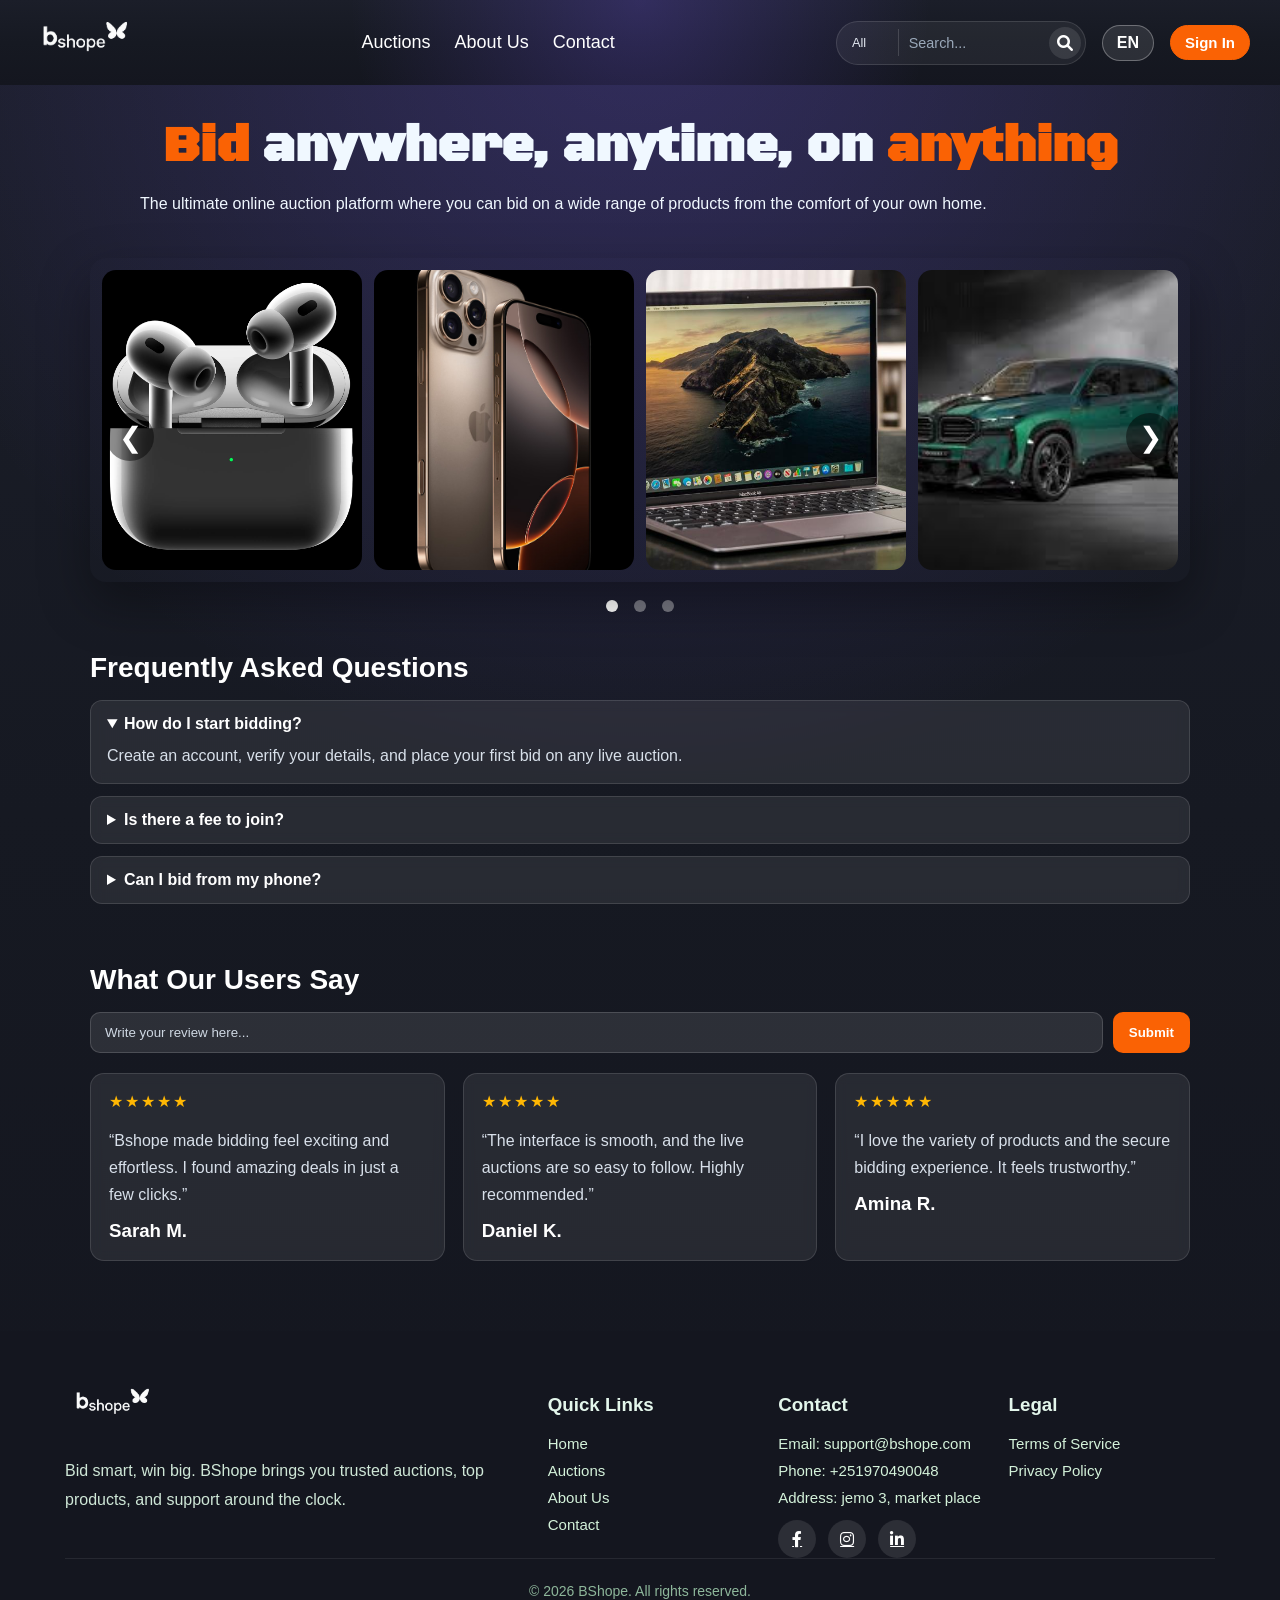
<file: page/index.html>
<!DOCTYPE html>
<html lang="en">
    <head>
        <meta charset="UTF-8">
        <meta name="viewport" content="width=device-width, initial-scale=1.0">
        <title>Bshope</title>
        <link rel="stylesheet" href="../style/index.css">
        <link rel="stylesheet" href="../style/footer.css">
        <link rel="stylesheet" href="../style/navbar.css">
        <link rel="stylesheet" href="https://cdnjs.cloudflare.com/ajax/libs/font-awesome/6.0.0/css/all.min.css">
        <link rel="preconnect" href="https://fonts.googleapis.com">
        <link rel="preconnect" href="https://fonts.gstatic.com" crossorigin>
        <link href="https://fonts.googleapis.com/css2?family=Black+Ops+One&display=swap" rel="stylesheet">
    </head>
    <body>
        
       <div data-navbar></div>
    <script src="../js/navbar-loader.js"></script>

        <h1 class="quote"><span class="highlight">Bid </span>anywhere, anytime, on <span class="highlight">anything</span></h1>
        <div>
            <p class="quote-text1">The ultimate online auction platform where you can bid on a wide range of products from the comfort of your own home.</p>
        </div>
        <div class="slider-container">
            <div class="slider">
                <div class="slide active">
                    <div class="slide-item"><img src="../image/airpod.jpg" alt="Airpod auction"></div>
                    <div class="slide-item"><img src="../image/iphone.jpg" alt="iPhone auction"></div>
                    <div class="slide-item"><img src="../image/mac.jpg" alt="Mac auction"></div>
                    <div class="slide-item"><img src="../image/BMW.jpg" alt="iPhone auction"></div>
                </div>
                <div class="slide">
                    <div class="slide-item"><img src="../image/fridge.webp" alt="Shopbrand"></div>
                    <div class="slide-item"><img src="../image/makeupkit.jpg" alt="Makeup kit auction"></div>
                    <div class="slide-item"><img src="../image/ps5.jpg" alt="Airpod auction"></div>
                    <div class="slide-item"><img src="../image/porsche.jpg" alt="Mac auction"></div>
                </div>
                <div class="slide">
                    <div class="slide-item"><img src="../image/BMW.jpg" alt="Luxury car auction"></div>
                    <div class="slide-item"><img src="../image/airpod.jpg" alt="Airpod auction"></div>
                    <div class="slide-item"><img src="../image/iphone.jpg" alt="iPhone auction"></div>
                    <div class="slide-item"><img src="../image/mac.jpg" alt="Mac auction"></div>
                </div>
            </div>
            <button class="slider-button prev" aria-label="Previous slide">❮</button>
            <button class="slider-button next" aria-label="Next slide">❯</button>
            <div class="slider-dots">
                <span class="dot active" data-index="0"></span>
                <span class="dot" data-index="1"></span>
                <span class="dot" data-index="2"></span>
            </div>
        </div>

        <section class="faq-section">
            <h2>Frequently Asked Questions</h2>
            <div class="faq-list">
                <details class="faq-item" open>
                    <summary>How do I start bidding?</summary>
                    <p>Create an account, verify your details, and place your first bid on any live auction.</p>
                </details>
                <details class="faq-item">
                    <summary>Is there a fee to join?</summary>
                    <p>Joining Bshope is free, and membership perks are available for users who want extra benefits.</p>
                </details>
                <details class="faq-item">
                    <summary>Can I bid from my phone?</summary>
                    <p>Yes, the platform is mobile-friendly, so you can browse and bid anytime from your device.</p>
                </details>
            </div>
        </section>

        <section class="review-section">
            <h2>What Our Users Say</h2>
            <div class="review-form">
                <input type="text" placeholder="Write your review here..." class="review-input">
                <button type="button" class="review-submit">Submit</button>
            </div>
            <div class="review-grid">
                <article class="review-card">
                    <div class="review-stars">★★★★★</div>
                    <p>“Bshope made bidding feel exciting and effortless. I found amazing deals in just a few clicks.”</p>
                    <h3>Sarah M.</h3>
                </article>
                <article class="review-card">
                    <div class="review-stars">★★★★★</div>
                    <p>“The interface is smooth, and the live auctions are so easy to follow. Highly recommended.”</p>
                    <h3>Daniel K.</h3>
                </article>
                <article class="review-card">
                    <div class="review-stars">★★★★★</div>
                    <p>“I love the variety of products and the secure bidding experience. It feels trustworthy.”</p>
                    <h3>Amina R.</h3>
                </article>
            </div>
        </section>

        <script src="../js/index.js"></script>
        <div data-footer></div>
        <script src="../js/footer-loader.js"></script>
    </body>
</html>
</file>
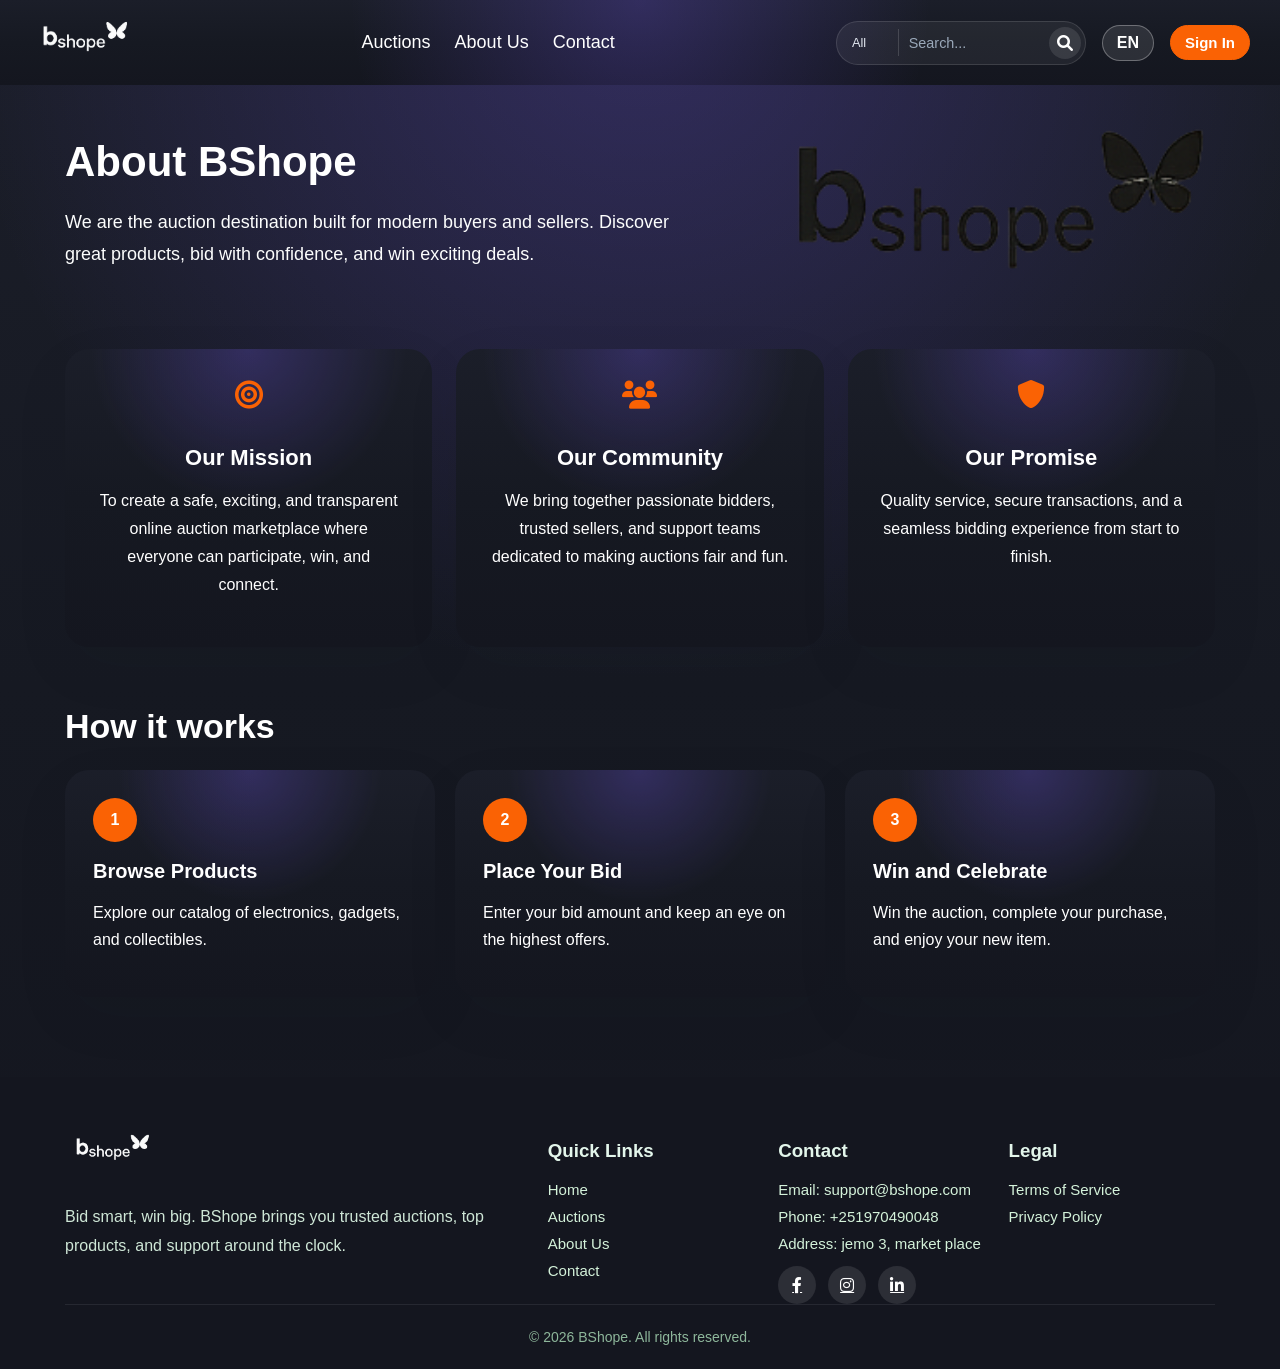
<file: page/about.html>
<!DOCTYPE html>
<html lang="en">
<head>
    <meta charset="UTF-8">
    <meta name="viewport" content="width=device-width, initial-scale=1.0">
    <title>About Us</title>
    <link rel="stylesheet" href="../style/about.css">
    <link rel="stylesheet" href="../style/navbar.css">
    <link rel="stylesheet" href="../style/footer.css">
    <link rel="stylesheet" href="https://cdnjs.cloudflare.com/ajax/libs/font-awesome/6.0.0/css/all.min.css">
</head>
<body>
    <div data-navbar></div>
    <script src="../js/navbar-loader.js"></script>

    <main class="about-page">
        <section class="hero">
            <div class="hero-text">
                <h1>About BShope</h1>
                <p>We are the auction destination built for modern buyers and sellers. Discover great products, bid with confidence, and win exciting deals.</p>
            </div>
            <div class="hero-image">
                <img src="../image/bshope.png" alt="BShop logo">
            </div>
        </section>

        <section class="mission-section">
            <div class="mission-card">
                <i class="fas fa-bullseye"></i>
                <h2>Our Mission</h2>
                <p>To create a safe, exciting, and transparent online auction marketplace where everyone can participate, win, and connect.</p>
            </div>
            <div class="mission-card">
                <i class="fas fa-users"></i>
                <h2>Our Community</h2>
                <p>We bring together passionate bidders, trusted sellers, and support teams dedicated to making auctions fair and fun.</p>
            </div>
            <div class="mission-card">
                <i class="fas fa-shield-alt"></i>
                <h2>Our Promise</h2>
                <p>Quality service, secure transactions, and a seamless bidding experience from start to finish.</p>
            </div>
        </section>

        <section class="story-section">
            <h2>How it works</h2>
            <div class="story-grid">
                <div class="story-step">
                    <span>1</span>
                    <h3>Browse Products</h3>
                    <p>Explore our catalog of electronics, gadgets, and collectibles.</p>
                </div>
                <div class="story-step">
                    <span>2</span>
                    <h3>Place Your Bid</h3>
                    <p>Enter your bid amount and keep an eye on the highest offers.</p>
                </div>
                <div class="story-step">
                    <span>3</span>
                    <h3>Win and Celebrate</h3>
                    <p>Win the auction, complete your purchase, and enjoy your new item.</p>
                </div>
            </div>
        </section>
    </main>
    <div data-footer></div>
    <script src="../js/footer-loader.js"></script>
</body>
</html>
</file>
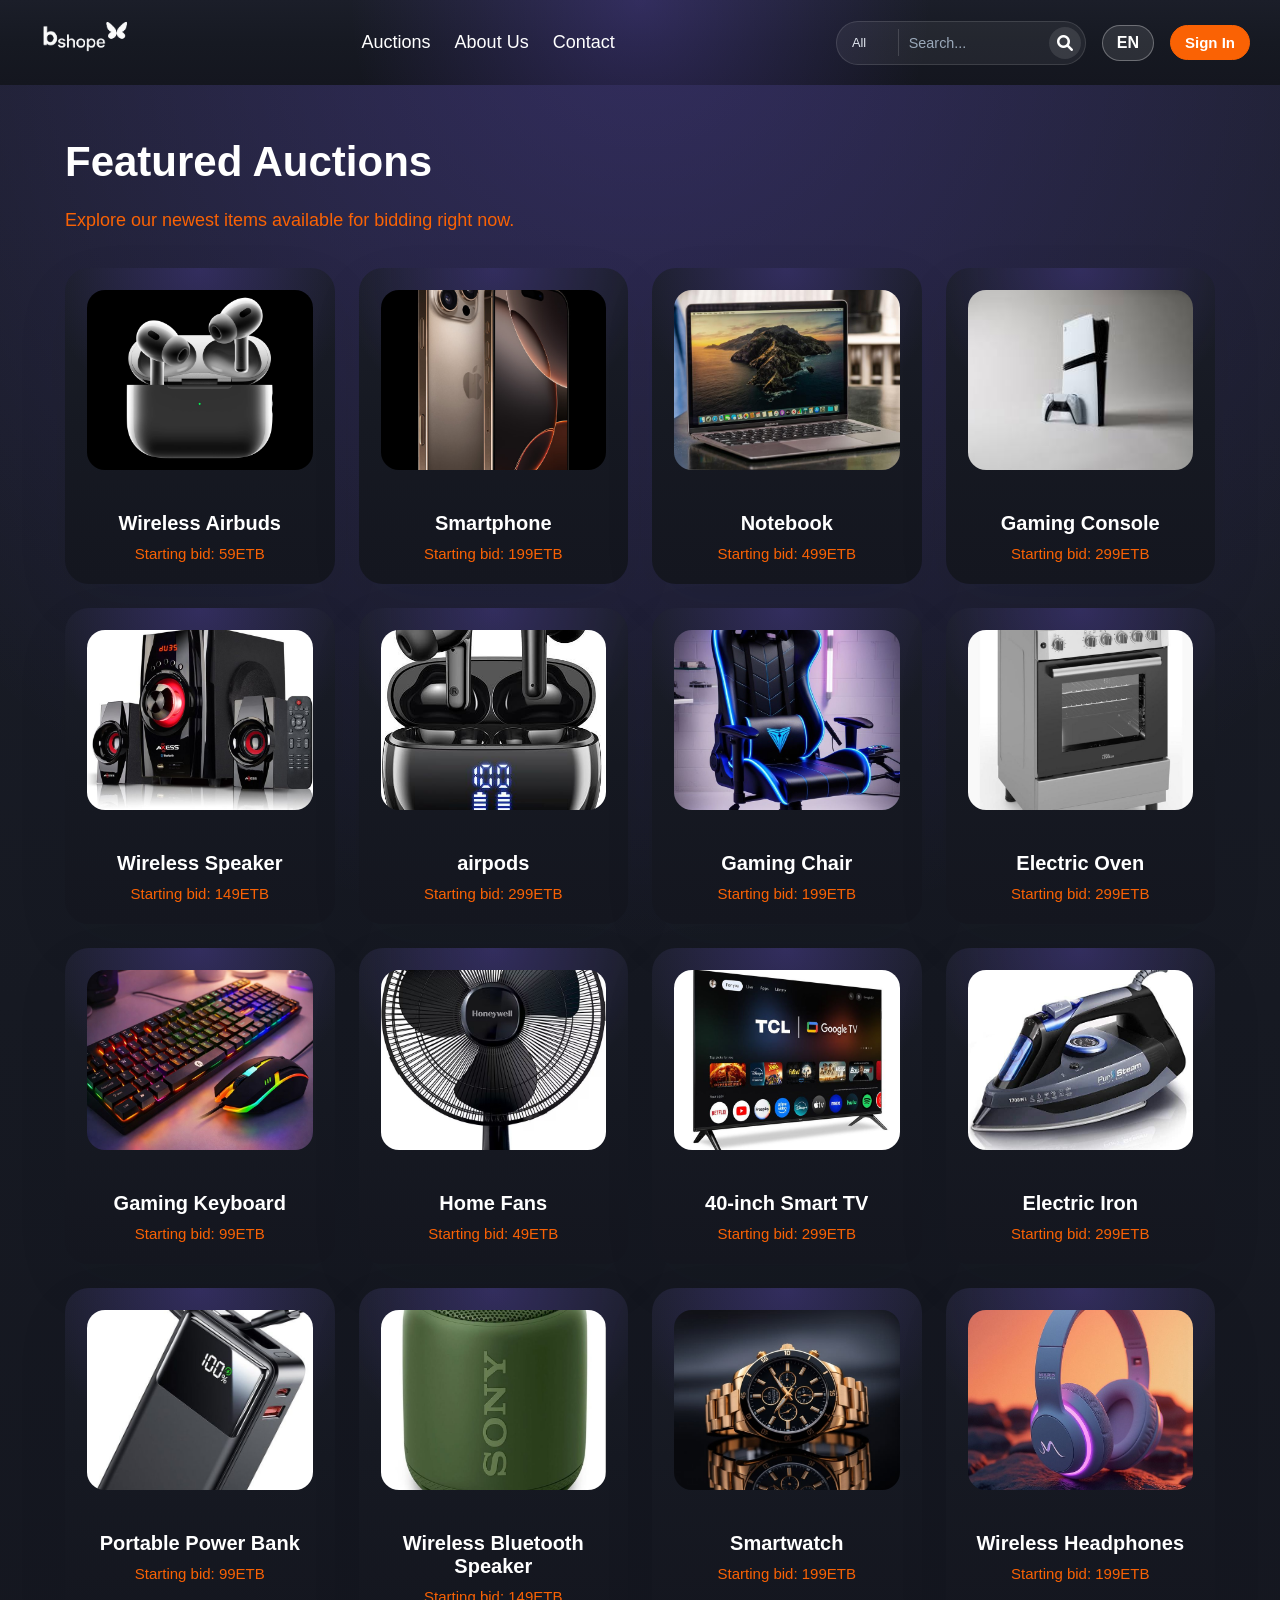
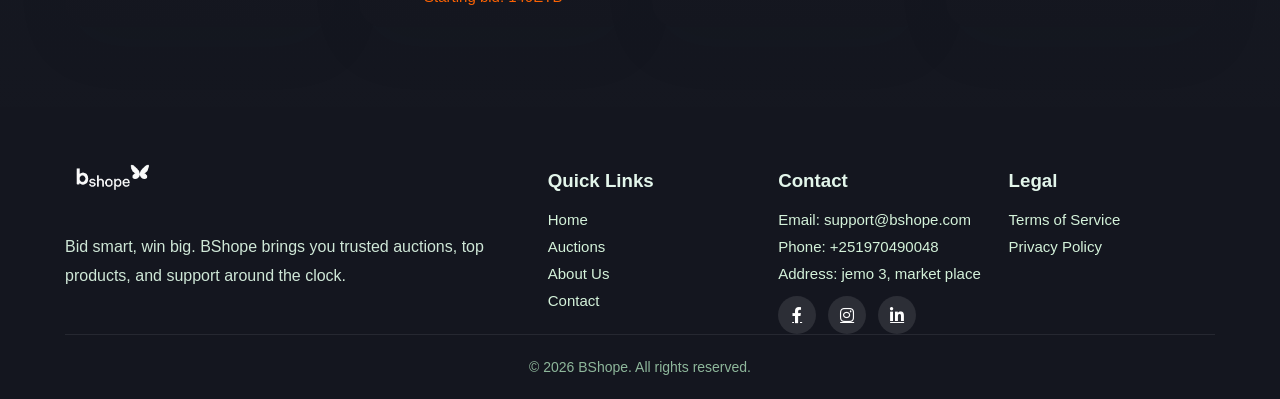
<file: page/auctions.html>
<!DOCTYPE html>
<html lang="en">
<head>
    <meta charset="UTF-8">
    <meta name="viewport" content="width=device-width, initial-scale=1.0">
    <title>Auctions</title>
    <link rel="stylesheet" href="../style/auctions.css">
    <link rel="stylesheet" href="../style/navbar.css">
    <link rel="stylesheet" href="../style/footer.css">
    <link rel="stylesheet" href="https://cdnjs.cloudflare.com/ajax/libs/font-awesome/6.0.0/css/all.min.css">
</head>
<body>
    <div data-navbar></div>
    <script src="../js/navbar-loader.js"></script>

    <main class="product-page">
        <section class="product-header">
            <h1>Featured Auctions</h1>
            <p>Explore our newest items available for bidding right now.</p>
        </section>

        <section class="product-grid" id="auction-products"></section>
    </main>
    <div data-footer></div>
    <script src="../js/footer-loader.js"></script>
    <script src="../js/auctions.js"></script>
</body>
</html>
</file>
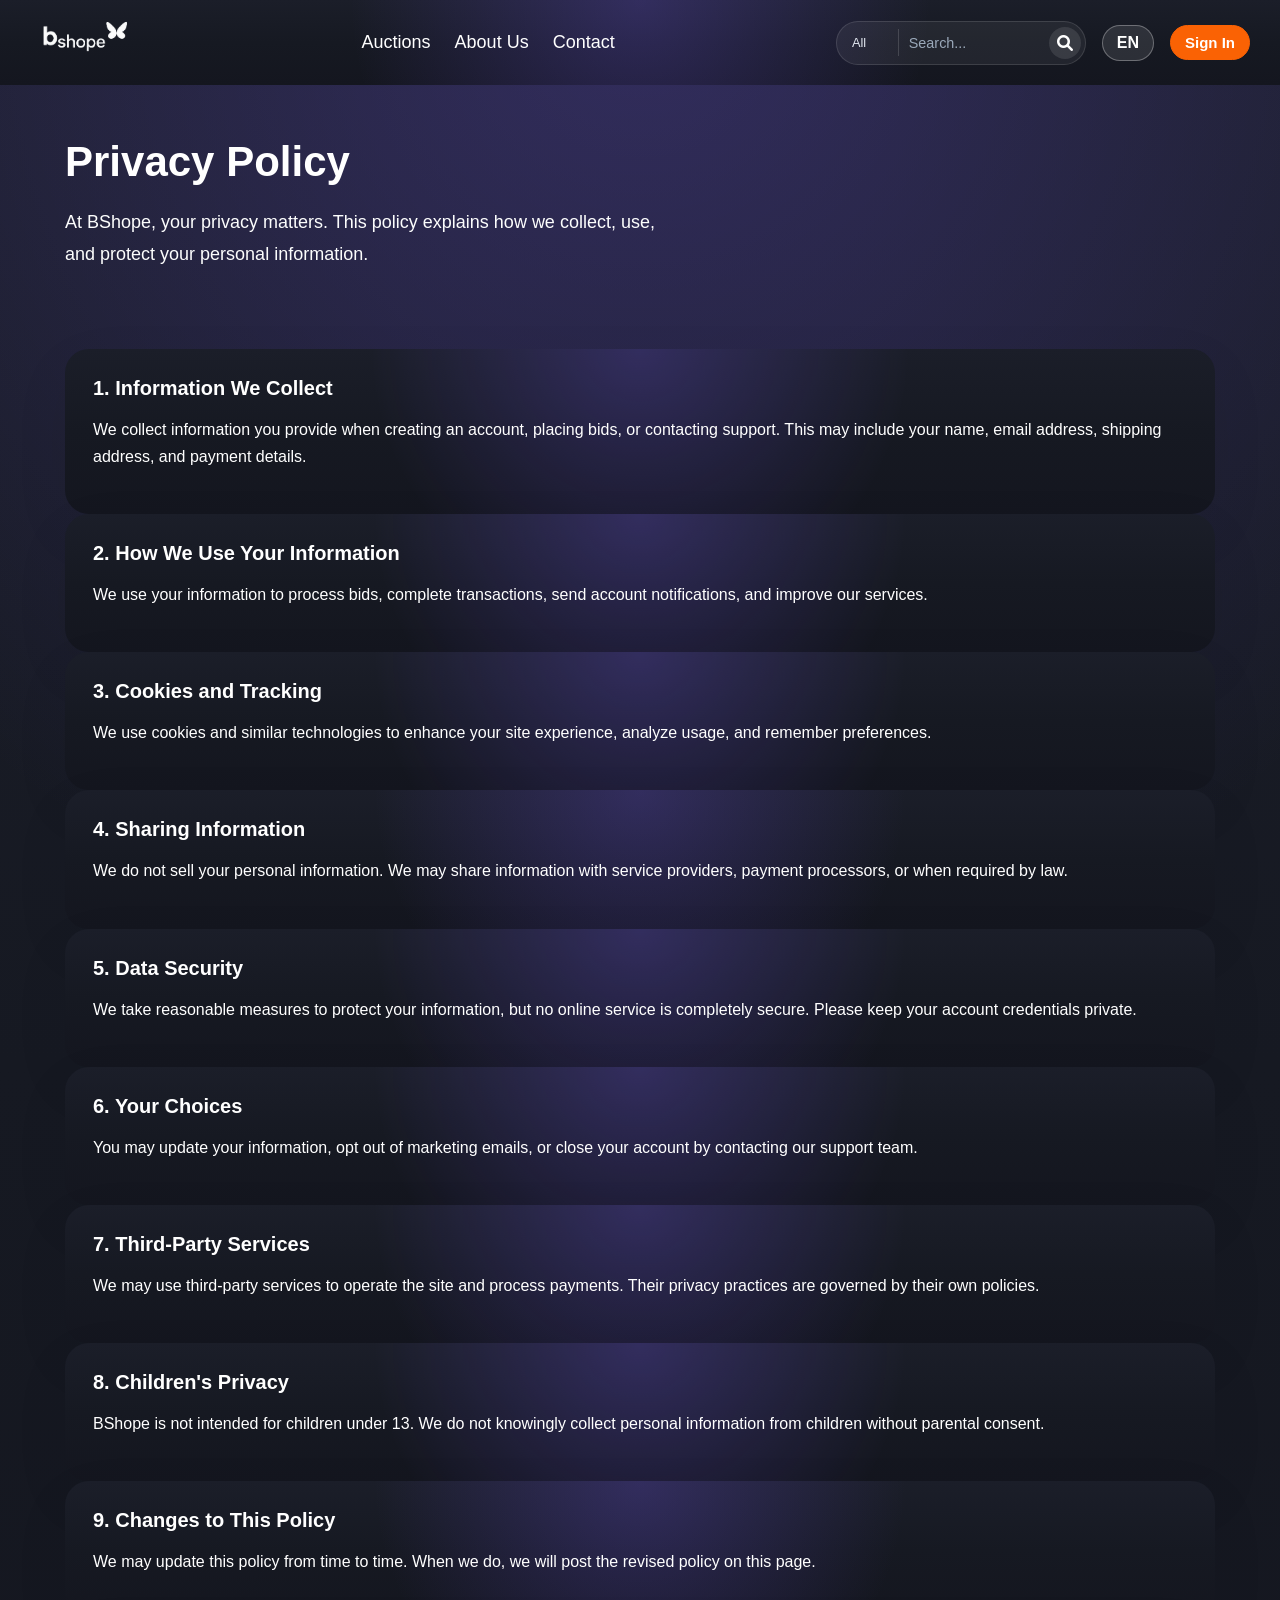
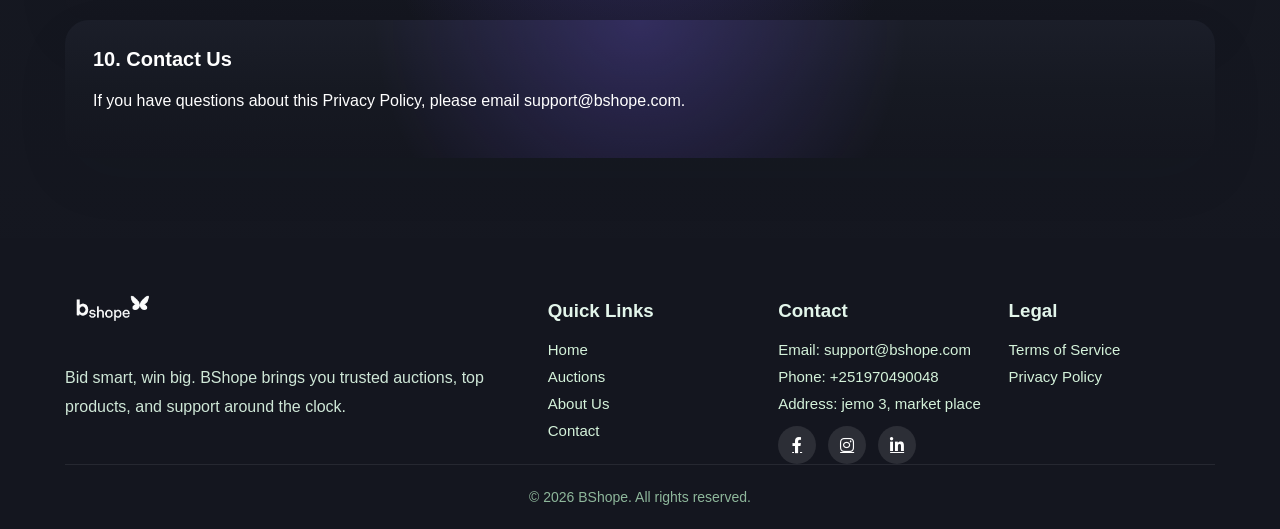
<file: page/privacy.html>
<!DOCTYPE html>
<html lang="en">
<head>
    <meta charset="UTF-8">
    <meta name="viewport" content="width=device-width, initial-scale=1.0">
    <title>Privacy Policy | Bshope</title>
    <link rel="stylesheet" href="../style/about.css">
    <link rel="stylesheet" href="../style/navbar.css">
    <link rel="stylesheet" href="../style/footer.css">
    <link rel="stylesheet" href="https://cdnjs.cloudflare.com/ajax/libs/font-awesome/6.0.0/css/all.min.css">
</head>
<body>
    <div data-navbar></div>
    <script src="../js/navbar-loader.js"></script>

    <main class="about-page">
        <section class="hero">
            <div class="hero-text">
                <h1>Privacy Policy</h1>
                <p>At BShope, your privacy matters. This policy explains how we collect, use, and protect your personal information.</p>
            </div>
        </section>

        <section class="story-section">
            <div class="story-step">
                <h3>1. Information We Collect</h3>
                <p>We collect information you provide when creating an account, placing bids, or contacting support. This may include your name, email address, shipping address, and payment details.</p>
            </div>
            <div class="story-step">
                <h3>2. How We Use Your Information</h3>
                <p>We use your information to process bids, complete transactions, send account notifications, and improve our services.</p>
            </div>
            <div class="story-step">
                <h3>3. Cookies and Tracking</h3>
                <p>We use cookies and similar technologies to enhance your site experience, analyze usage, and remember preferences.</p>
            </div>
        </section>

        <section class="story-section">
            <div class="story-step">
                <h3>4. Sharing Information</h3>
                <p>We do not sell your personal information. We may share information with service providers, payment processors, or when required by law.</p>
            </div>
            <div class="story-step">
                <h3>5. Data Security</h3>
                <p>We take reasonable measures to protect your information, but no online service is completely secure. Please keep your account credentials private.</p>
            </div>
            <div class="story-step">
                <h3>6. Your Choices</h3>
                <p>You may update your information, opt out of marketing emails, or close your account by contacting our support team.</p>
            </div>
        </section>

        <section class="story-section">
            <div class="story-step">
                <h3>7. Third-Party Services</h3>
                <p>We may use third-party services to operate the site and process payments. Their privacy practices are governed by their own policies.</p>
            </div>
            <div class="story-step">
                <h3>8. Children's Privacy</h3>
                <p>BShope is not intended for children under 13. We do not knowingly collect personal information from children without parental consent.</p>
            </div>
            <div class="story-step">
                <h3>9. Changes to This Policy</h3>
                <p>We may update this policy from time to time. When we do, we will post the revised policy on this page.</p>
            </div>
        </section>

        <section class="story-section">
            <div class="story-step">
                <h3>10. Contact Us</h3>
                <p>If you have questions about this Privacy Policy, please email support@bshope.com.</p>
            </div>
        </section>
    </main>

    <div data-footer></div>
    <script src="../js/footer-loader.js"></script>
</body>
</html>
</file>
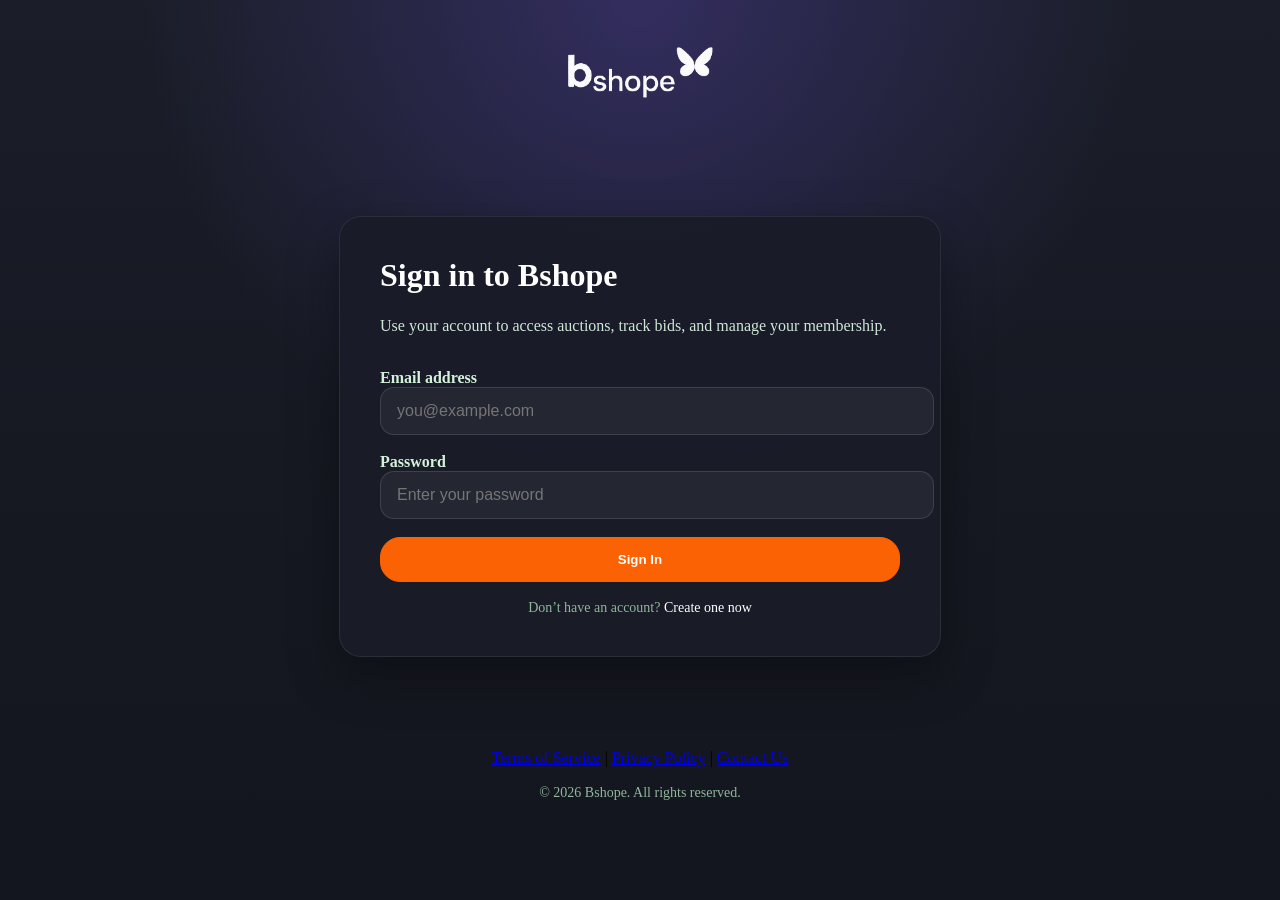
<file: page/signin.html>
<!DOCTYPE html>
<html lang="en">
    <head>
        <meta charset="UTF-8">
        <meta name="viewport" content="width=device-width, initial-scale=1.0">
        <title>Sign In | Bshope</title>
        <link rel="stylesheet" href="../style/signin.css">
        <link rel="stylesheet" href="https://cdnjs.cloudflare.com/ajax/libs/font-awesome/6.0.0/css/all.min.css">
        <link rel="preconnect" href="https://fonts.googleapis.com">
        <link rel="preconnect" href="https://fonts.gstatic.com" crossorigin>
        <link href="https://fonts.googleapis.com/css2?family=Black+Ops+One&display=swap" rel="stylesheet">
        <style>
           
        </style>
    </head>
    <body>
 <div class="signin-brand">
                    <a href="index.html">
                        <img src="../image/bshopewhite.png" alt="Bshope Logo" class="signin-logo">
                    </a>
                </div>
                
        <section class="signin-page">
            <div class="signin-card">
                
                <h2>Sign in to Bshope</h2>
                <p>Use your account to access auctions, track bids, and manage your membership.</p>
                <form class="signin-form" action="#" method="post">
                    <div>
                        <label for="email">Email address</label>
                        <input type="email" id="email" name="email" placeholder="you@example.com" required>
                    </div>
                    <div>
                        <label for="password">Password</label>
                        <input type="password" id="password" name="password" placeholder="Enter your password" required>
                    </div>
                    <button type="submit" class="signin-submit">Sign In</button>
                </form>
                <div class="signin-footer">
                    Don’t have an account? <a href="product.html">Create one now</a>
                </div>
            </div>
        </section>

        <section class="footer">
            <div class="footer-links">
                <a href="terms.html">Terms of Service</a> | <a href="privacy.html">Privacy Policy</a> | <a href="contact.html">Contact Us</a>
            </div>
            <div class="signin-footer">
                <p>&copy; 2026 Bshope. All rights reserved.</p>
            </div>
        </section>

    </body>
</html>
</file>
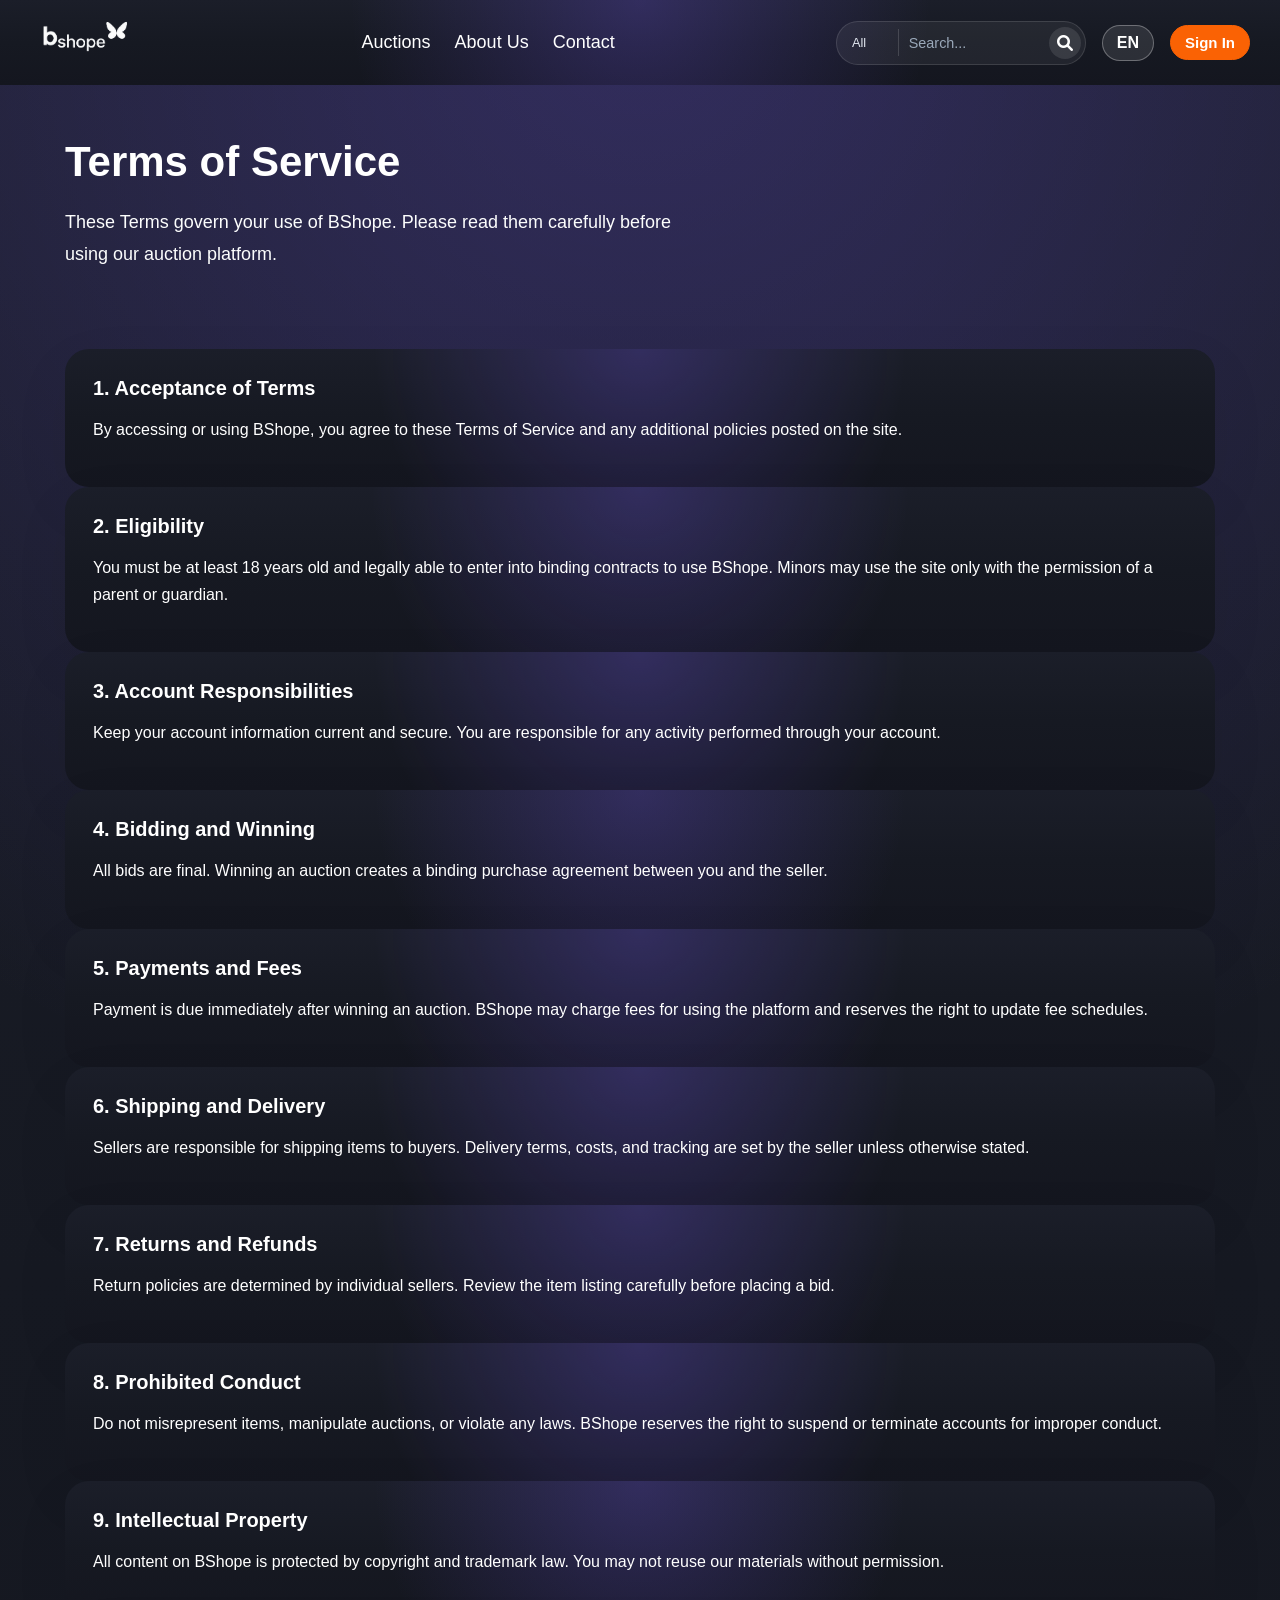
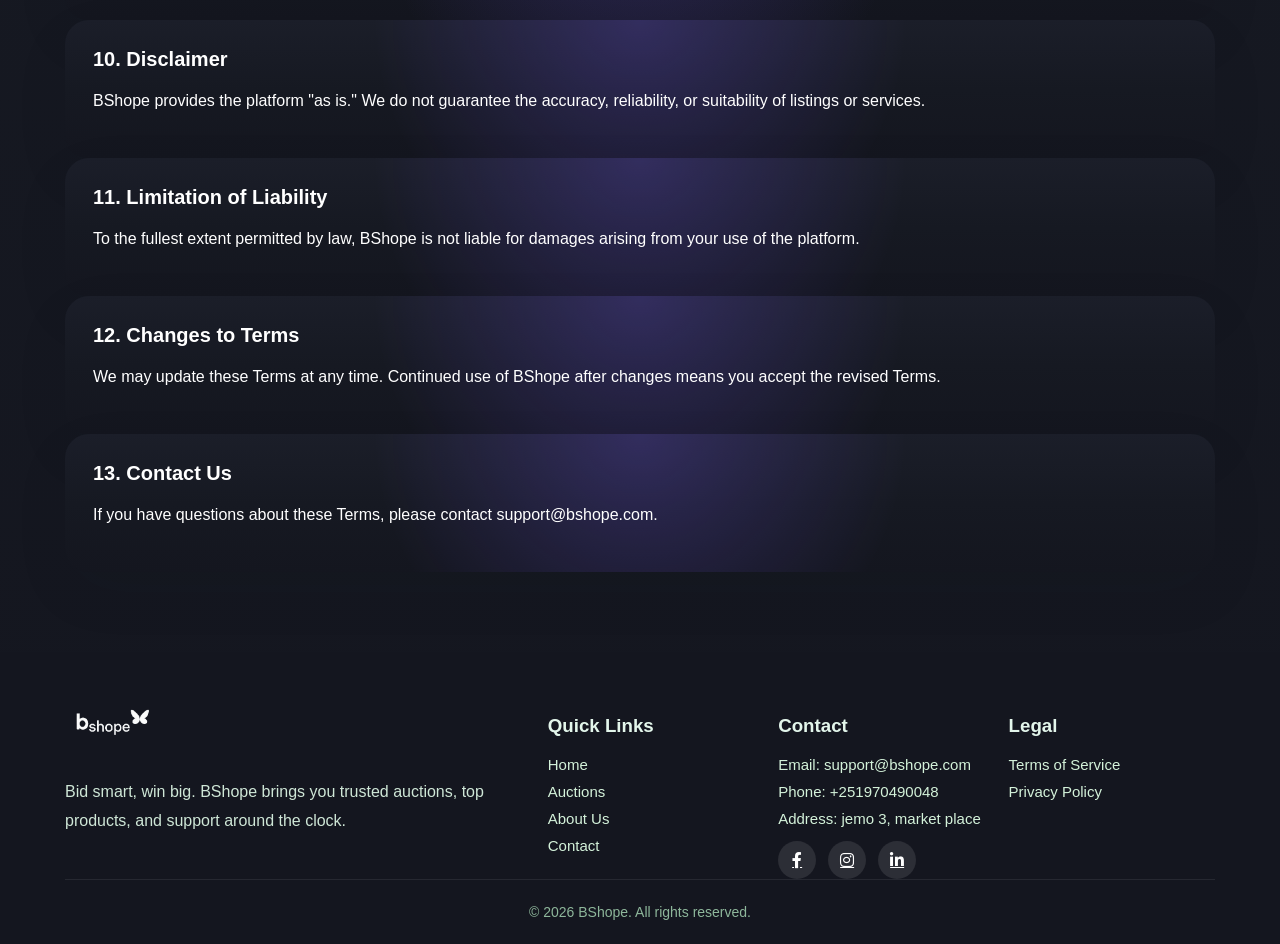
<file: page/terms.html>
<!DOCTYPE html>
<html lang="en">
<head>
    <meta charset="UTF-8">
    <meta name="viewport" content="width=device-width, initial-scale=1.0">
    <title>Terms of Service | Bshope</title>
    <link rel="stylesheet" href="../style/about.css">
    <link rel="stylesheet" href="../style/navbar.css">
    <link rel="stylesheet" href="../style/footer.css">
    <link rel="stylesheet" href="https://cdnjs.cloudflare.com/ajax/libs/font-awesome/6.0.0/css/all.min.css">
</head>
<body>
    <div data-navbar></div>
    <script src="../js/navbar-loader.js"></script>

    <main class="about-page">
        <section class="hero">
            <div class="hero-text">
                <h1>Terms of Service</h1>
                <p>These Terms govern your use of BShope. Please read them carefully before using our auction platform.</p>
            </div>
        </section>

        <section class="story-section">
            <div class="story-step">
                <h3>1. Acceptance of Terms</h3>
                <p>By accessing or using BShope, you agree to these Terms of Service and any additional policies posted on the site.</p>
            </div>
            <div class="story-step">
                <h3>2. Eligibility</h3>
                <p>You must be at least 18 years old and legally able to enter into binding contracts to use BShope. Minors may use the site only with the permission of a parent or guardian.</p>
            </div>
            <div class="story-step">
                <h3>3. Account Responsibilities</h3>
                <p>Keep your account information current and secure. You are responsible for any activity performed through your account.</p>
            </div>
        </section>

        <section class="story-section">
            <div class="story-step">
                <h3>4. Bidding and Winning</h3>
                <p>All bids are final. Winning an auction creates a binding purchase agreement between you and the seller.</p>
            </div>
            <div class="story-step">
                <h3>5. Payments and Fees</h3>
                <p>Payment is due immediately after winning an auction. BShope may charge fees for using the platform and reserves the right to update fee schedules.</p>
            </div>
            <div class="story-step">
                <h3>6. Shipping and Delivery</h3>
                <p>Sellers are responsible for shipping items to buyers. Delivery terms, costs, and tracking are set by the seller unless otherwise stated.</p>
            </div>
        </section>

        <section class="story-section">
            <div class="story-step">
                <h3>7. Returns and Refunds</h3>
                <p>Return policies are determined by individual sellers. Review the item listing carefully before placing a bid.</p>
            </div>
            <div class="story-step">
                <h3>8. Prohibited Conduct</h3>
                <p>Do not misrepresent items, manipulate auctions, or violate any laws. BShope reserves the right to suspend or terminate accounts for improper conduct.</p>
            </div>
            <div class="story-step">
                <h3>9. Intellectual Property</h3>
                <p>All content on BShope is protected by copyright and trademark law. You may not reuse our materials without permission.</p>
            </div>
        </section>

        <section class="story-section">
            <div class="story-step">
                <h3>10. Disclaimer</h3>
                <p>BShope provides the platform "as is." We do not guarantee the accuracy, reliability, or suitability of listings or services.</p>
            </div>
            <div class="story-step">
                <h3>11. Limitation of Liability</h3>
                <p>To the fullest extent permitted by law, BShope is not liable for damages arising from your use of the platform.</p>
            </div>
            <div class="story-step">
                <h3>12. Changes to Terms</h3>
                <p>We may update these Terms at any time. Continued use of BShope after changes means you accept the revised Terms.</p>
            </div>
        </section>

        <section class="story-section">
            <div class="story-step">
                <h3>13. Contact Us</h3>
                <p>If you have questions about these Terms, please contact support@bshope.com.</p>
            </div>
        </section>
    </main>

    <div data-footer></div>
    <script src="../js/footer-loader.js"></script>
</body>
</html>
</file>
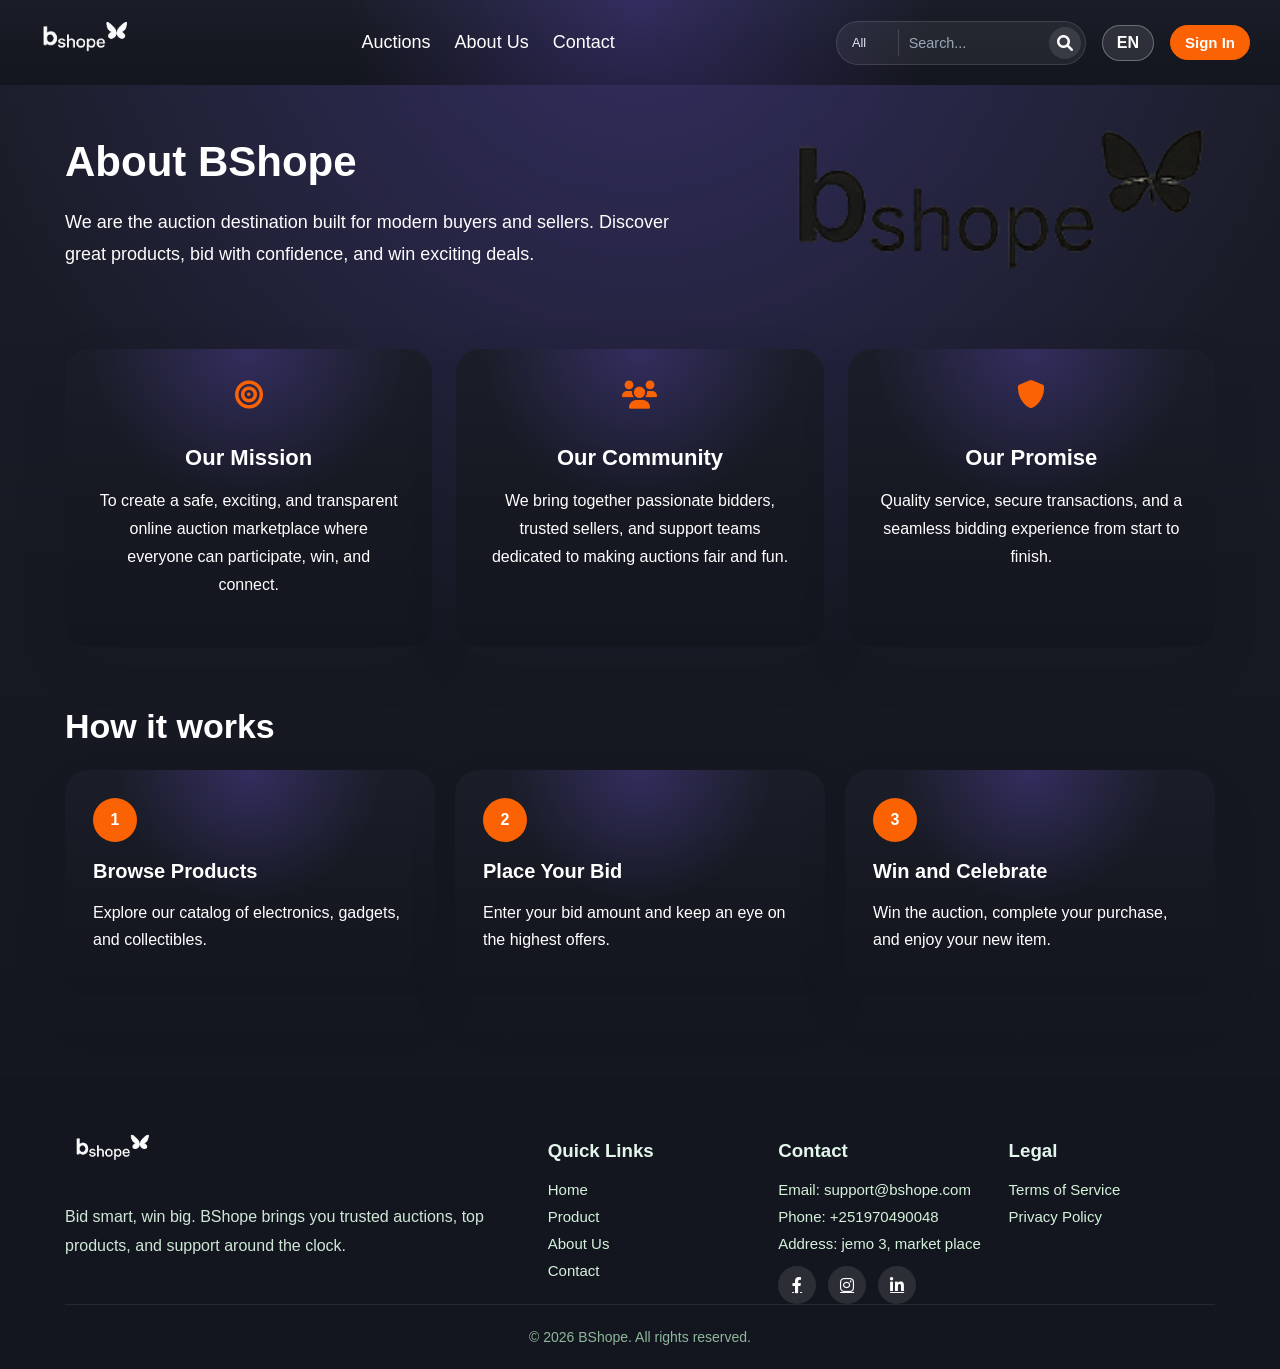
<file: Frontend/src/page/about.html>
<!DOCTYPE html>
<html lang="en">
<head>
    <meta charset="UTF-8">
    <meta name="viewport" content="width=device-width, initial-scale=1.0">
    <title>About Us</title>
    <link rel="stylesheet" href="../style/about.css">
    <link rel="stylesheet" href="../style/navbar.css">
    <link rel="stylesheet" href="../style/footer.css">
    <link rel="stylesheet" href="https://cdnjs.cloudflare.com/ajax/libs/font-awesome/6.0.0/css/all.min.css">
</head>
<body>
    <div data-navbar></div>
    <script src="../js/navbar-loader.js"></script>

    <main class="about-page">
        <section class="hero">
            <div class="hero-text">
                <h1>About BShope</h1>
                <p>We are the auction destination built for modern buyers and sellers. Discover great products, bid with confidence, and win exciting deals.</p>
            </div>
            <div class="hero-image">
                <img src="../../public/bshope.png" alt="BShop logo">
            </div>
        </section>

        <section class="mission-section">
            <div class="mission-card">
                <i class="fas fa-bullseye"></i>
                <h2>Our Mission</h2>
                <p>To create a safe, exciting, and transparent online auction marketplace where everyone can participate, win, and connect.</p>
            </div>
            <div class="mission-card">
                <i class="fas fa-users"></i>
                <h2>Our Community</h2>
                <p>We bring together passionate bidders, trusted sellers, and support teams dedicated to making auctions fair and fun.</p>
            </div>
            <div class="mission-card">
                <i class="fas fa-shield-alt"></i>
                <h2>Our Promise</h2>
                <p>Quality service, secure transactions, and a seamless bidding experience from start to finish.</p>
            </div>
        </section>

        <section class="story-section">
            <h2>How it works</h2>
            <div class="story-grid">
                <div class="story-step">
                    <span>1</span>
                    <h3>Browse Products</h3>
                    <p>Explore our catalog of electronics, gadgets, and collectibles.</p>
                </div>
                <div class="story-step">
                    <span>2</span>
                    <h3>Place Your Bid</h3>
                    <p>Enter your bid amount and keep an eye on the highest offers.</p>
                </div>
                <div class="story-step">
                    <span>3</span>
                    <h3>Win and Celebrate</h3>
                    <p>Win the auction, complete your purchase, and enjoy your new item.</p>
                </div>
            </div>
        </section>
    </main>
    <div data-footer></div>
    <script src="../js/footer-loader.js"></script>
</body>
</html>
</file>
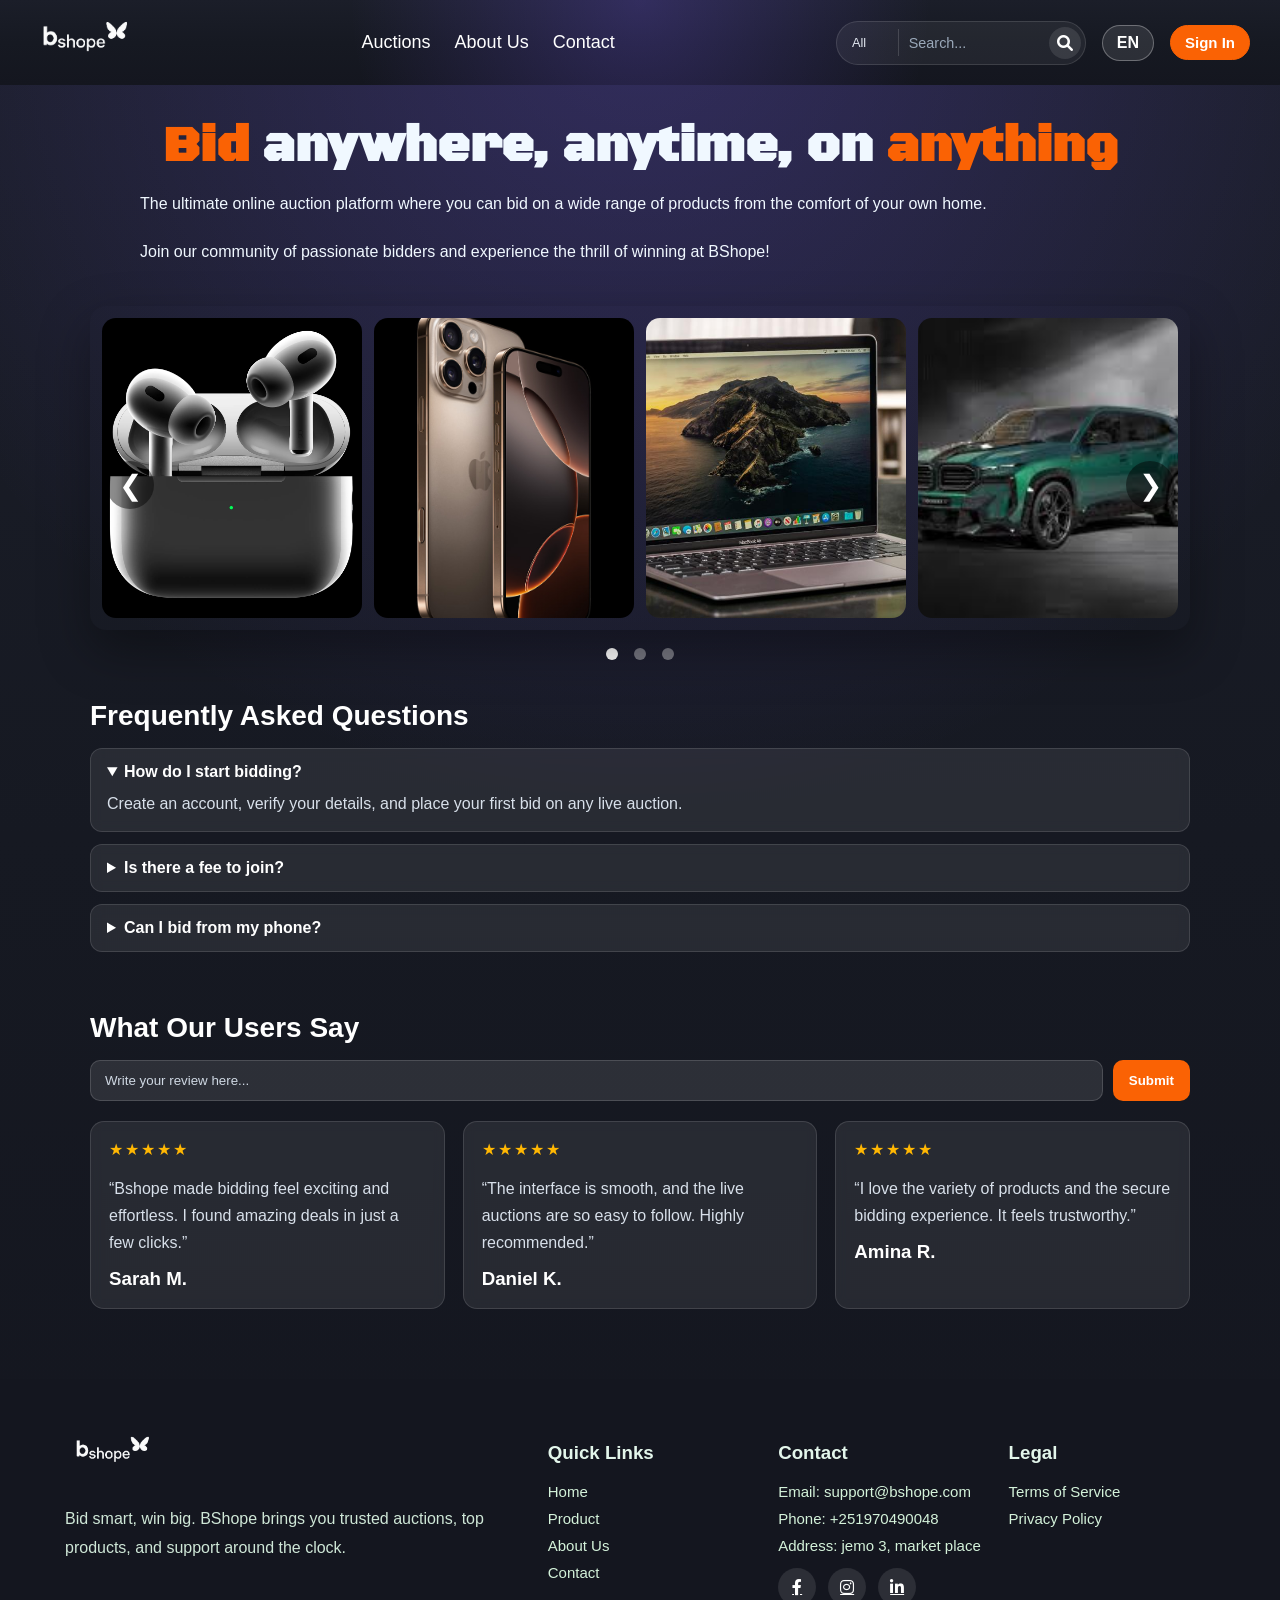
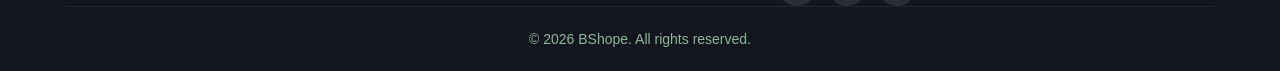
<file: Frontend/src/page/dashboard.html>
<!DOCTYPE html>
<html lang="en">
    <head>
        <meta charset="UTF-8">
        <meta name="viewport" content="width=device-width, initial-scale=1.0">
        <title>Bshope</title>
        <link rel="stylesheet" href="../style/dashboard.css">
        <link rel="stylesheet" href="../style/footer.css">
        <link rel="stylesheet" href="../style/navbar.css">
        <link rel="stylesheet" href="https://cdnjs.cloudflare.com/ajax/libs/font-awesome/6.0.0/css/all.min.css">
        <link rel="preconnect" href="https://fonts.googleapis.com">
        <link rel="preconnect" href="https://fonts.gstatic.com" crossorigin>
        <link href="https://fonts.googleapis.com/css2?family=Black+Ops+One&display=swap" rel="stylesheet">
    </head>
    <body>
        
       <div data-navbar></div>
    <script src="../js/navbar-loader.js"></script>

        <h1 class="quote"><span class="highlight">Bid </span>anywhere, anytime, on <span class="highlight">anything</span></h1>
        <div>
            <p class="quote-text1">The ultimate online auction platform where you can bid on a wide range of products from the comfort of your own home.</p>
            <p class="quote-text">Join our community of passionate bidders and experience the thrill of winning at BShope!</p>
        </div>
        <div class="slider-container">
            <div class="slider">
                <div class="slide active">
                    <div class="slide-item"><img src="../../public/airpod.jpg" alt="Airpod auction"></div>
                    <div class="slide-item"><img src="../../public/iphone.jpg" alt="iPhone auction"></div>
                    <div class="slide-item"><img src="../../public/mac.jpg" alt="Mac auction"></div>
                    <div class="slide-item"><img src="../../public/BMW.jpg" alt="iPhone auction"></div>
                </div>
                <div class="slide">
                    <div class="slide-item"><img src="../../public/fridge.webp" alt="Shopbrand"></div>
                    <div class="slide-item"><img src="../../public/makeupkit.jpg" alt="Makeup kit auction"></div>
                    <div class="slide-item"><img src="../../public/ps5.jpg" alt="Airpod auction"></div>
                    <div class="slide-item"><img src="../../public/porsche.jpg" alt="Mac auction"></div>
                </div>
                <div class="slide">
                    <div class="slide-item"><img src="../../public/BMW.jpg" alt="Luxury car auction"></div>
                    <div class="slide-item"><img src="../../public/airpod.jpg" alt="Airpod auction"></div>
                    <div class="slide-item"><img src="../../public/iphone.jpg" alt="iPhone auction"></div>
                    <div class="slide-item"><img src="../../public/mac.jpg" alt="Mac auction"></div>
                </div>
            </div>
            <button class="slider-button prev" aria-label="Previous slide">❮</button>
            <button class="slider-button next" aria-label="Next slide">❯</button>
            <div class="slider-dots">
                <span class="dot active" data-index="0"></span>
                <span class="dot" data-index="1"></span>
                <span class="dot" data-index="2"></span>
            </div>
        </div>

        <section class="faq-section">
            <h2>Frequently Asked Questions</h2>
            <div class="faq-list">
                <details class="faq-item" open>
                    <summary>How do I start bidding?</summary>
                    <p>Create an account, verify your details, and place your first bid on any live auction.</p>
                </details>
                <details class="faq-item">
                    <summary>Is there a fee to join?</summary>
                    <p>Joining Bshope is free, and membership perks are available for users who want extra benefits.</p>
                </details>
                <details class="faq-item">
                    <summary>Can I bid from my phone?</summary>
                    <p>Yes, the platform is mobile-friendly, so you can browse and bid anytime from your device.</p>
                </details>
            </div>
        </section>

        <section class="review-section">
            <h2>What Our Users Say</h2>
            <div class="review-form">
                <input type="text" placeholder="Write your review here..." class="review-input">
                <button type="button" class="review-submit">Submit</button>
            </div>
            <div class="review-grid">
                <article class="review-card">
                    <div class="review-stars">★★★★★</div>
                    <p>“Bshope made bidding feel exciting and effortless. I found amazing deals in just a few clicks.”</p>
                    <h3>Sarah M.</h3>
                </article>
                <article class="review-card">
                    <div class="review-stars">★★★★★</div>
                    <p>“The interface is smooth, and the live auctions are so easy to follow. Highly recommended.”</p>
                    <h3>Daniel K.</h3>
                </article>
                <article class="review-card">
                    <div class="review-stars">★★★★★</div>
                    <p>“I love the variety of products and the secure bidding experience. It feels trustworthy.”</p>
                    <h3>Amina R.</h3>
                </article>
            </div>
        </section>

        <script src="../js/dashboard.js"></script>
        <div data-footer></div>
        <script src="../js/footer-loader.js"></script>
    </body>
</html>
</file>
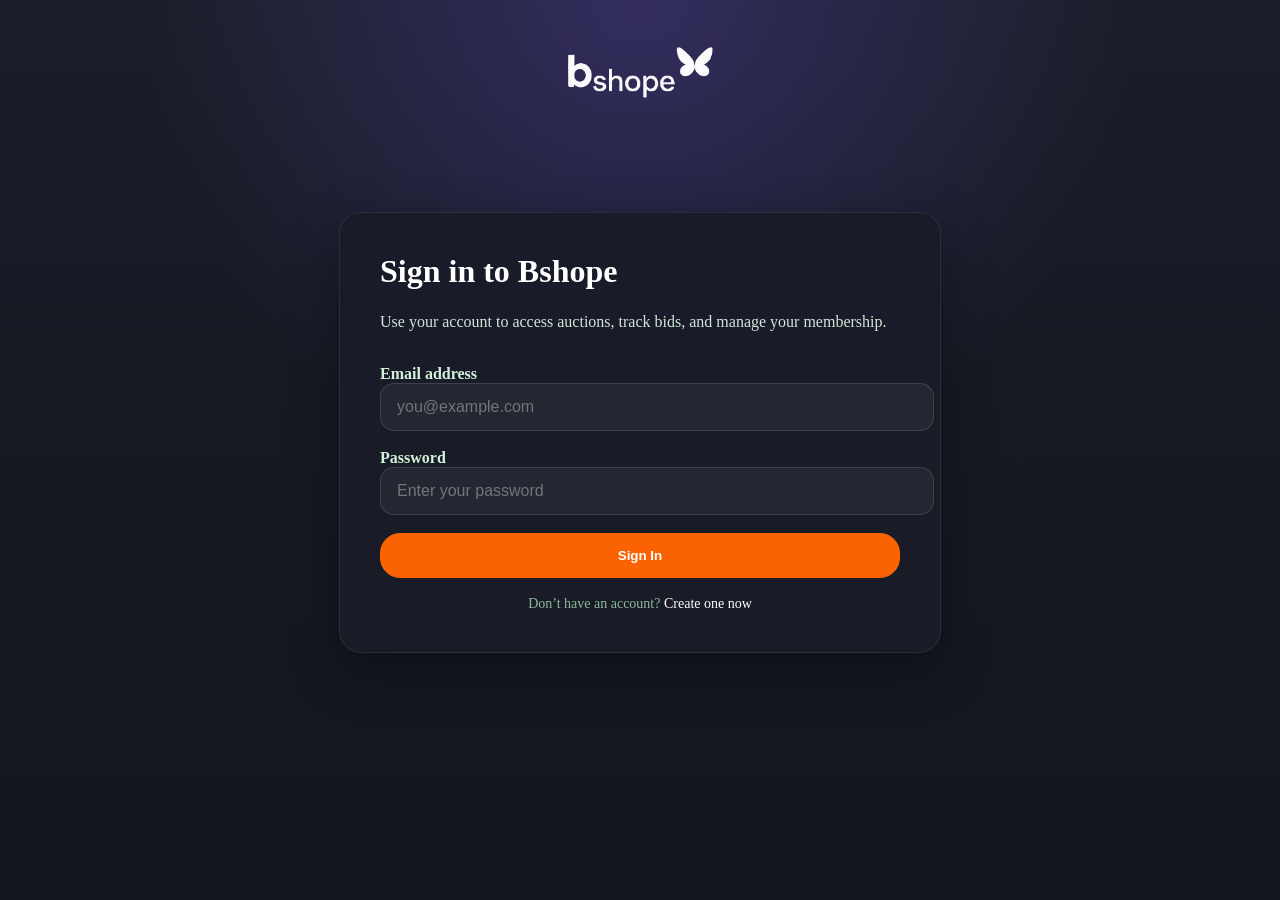
<file: Frontend/src/page/signin.html>
<!DOCTYPE html>
<html lang="en">
    <head>
        <meta charset="UTF-8">
        <meta name="viewport" content="width=device-width, initial-scale=1.0">
        <title>Sign In | Bshope</title>
        <link rel="stylesheet" href="../style/signin.css">
        <link rel="stylesheet" href="https://cdnjs.cloudflare.com/ajax/libs/font-awesome/6.0.0/css/all.min.css">
        <link rel="preconnect" href="https://fonts.googleapis.com">
        <link rel="preconnect" href="https://fonts.gstatic.com" crossorigin>
        <link href="https://fonts.googleapis.com/css2?family=Black+Ops+One&display=swap" rel="stylesheet">
        <style>
           
        </style>
    </head>
    <body>
 <div class="signin-brand">
                    <img src="../../public/bshopewhite.png" alt="Bshope Logo" class="signin-logo">
                </div>
                
        <section class="signin-page">
            <div class="signin-card">
                
                <h2>Sign in to Bshope</h2>
                <p>Use your account to access auctions, track bids, and manage your membership.</p>
                <form class="signin-form" action="#" method="post">
                    <div>
                        <label for="email">Email address</label>
                        <input type="email" id="email" name="email" placeholder="you@example.com" required>
                    </div>
                    <div>
                        <label for="password">Password</label>
                        <input type="password" id="password" name="password" placeholder="Enter your password" required>
                    </div>
                    <button type="submit" class="signin-submit">Sign In</button>
                </form>
                <div class="signin-footer">
                    Don’t have an account? <a href="product.html">Create one now</a>
                </div>
            </div>
        </section>

       
    </body>
</html>
</file>
<file: style/index.css>
body{
    margin: 0;
    padding: 0;
    font-family: Arial, sans-serif;
  background:
radial-gradient(circle at 50% 0%,
rgba(122,92,255,.25),
transparent 45%),
linear-gradient(
180deg,
#1B1E29 0%,
#161922 50%,
#14161F 100%
);
}

.black-ops-one-regular {
  font-family: "Black Ops One", system-ui;
  font-weight: 400;
  font-style: normal;
}


.quote {
    font-size: clamp(32px, 4vw, 50px);
    color: aliceblue;
    text-align: center;
    padding: 30px 20px 0;
    margin: 0 auto;
    font-family: 'Black Ops One', sans-serif;
    max-width: 1100px;
}
.quote-text,
.quote-text1 {
    font-size: 1rem;
    color: aliceblue;
    max-width: 1000px;
    margin: 20px auto 0;
    padding: 0 20px;
    line-height: 1.75;
}
.quote-text1 {
    margin-top: 12px;
}
.quote li {
  list-style: none;
  padding: 0;
  margin: 0;
}
.highlight {
    color: #fa6204;
}

.slider-container {
    max-width: 1100px;
    width: 100%;
    margin: 40px auto 0px;
    position: relative;
}
.slider {
    position: relative;
    overflow: hidden;
    border-radius: 16px;
    box-shadow: 0 20px 50px rgba(0,0,0,0.35);
    padding: 12px;
}
.slide {
    display: none;
    width: 100%;
    box-sizing: border-box;
}
.slide.active {
    display: grid;
    grid-template-columns: repeat(4, minmax(0, 1fr));
    gap: 12px;
}
.slide-item {
    overflow: hidden;
    border-radius: 14px;
    background: #111;
}
.slide-item img {
    width: 100%;
    height: 300px;
    display: block;
    object-fit: cover;
}
.slider-button {
    position: absolute;
    top: 50%;
    transform: translateY(-50%);
    border: none;
    background: rgba(0, 0, 0, 0.45);
    color: white;
    font-size: 28px;
    width: 48px;
    height: 48px;
    border-radius: 50%;
    cursor: pointer;
    z-index: 10;
}
.slider-button:hover {
    background: rgba(0, 0, 0, 0.65);
}
.slider-button.prev {
    left: 16px;
}
.slider-button.next {
    right: 16px;
}
.slider-dots {
    text-align: center;
    margin-top: 16px;
}
.dot {
    display: inline-block;
    width: 12px;
    height: 12px;
    margin: 0 6px;
    background: rgba(255,255,255,0.4);
    border-radius: 50%;
    cursor: pointer;
}
.dot.active {
    background: #ffffff;
}

.faq-section {
    max-width: 1100px;
    margin: 36px auto 60px;
    padding: 0 24px;
    color: #f5f7fb;
}

.faq-section h2 {
    font-size: 28px;
    margin-bottom: 16px;
    color: #ffffff;
}

.faq-list {
    display: grid;
    gap: 12px;
}

.faq-item {
    background: rgba(255,255,255,0.08);
    border: 1px solid rgba(255,255,255,0.12);
    border-radius: 12px;
    padding: 14px 16px;
    backdrop-filter: blur(6px);
}

.faq-item summary {
    cursor: pointer;
    font-weight: 600;
    color: #ffffff;
}

.faq-item p {
    margin: 10px 0 0;
    color: #d8e0ea;
    line-height: 1.6;
}

.faq-item:hover {
    border-color: #fa6204;
    box-shadow: 0 10px 24px rgba(250, 98, 4, 0.16);
}

.review-section {
    max-width: 1100px;
    margin: 0 auto 70px;
    padding: 0 24px;
    color: #f5f7fb;
}

.review-section h2 {
    font-size: 28px;
    margin-bottom: 16px;
    color: #ffffff;
}

.review-form {
    display: flex;
    gap: 10px;
    margin-bottom: 20px;
    flex-wrap: wrap;
}

.review-input {
    flex: 1 1 320px;
    padding: 12px 14px;
    border: 1px solid rgba(255,255,255,0.15);
    border-radius: 10px;
    background: rgba(255,255,255,0.1);
    color: #ffffff;
    outline: none;
    min-width: 0;
}

.review-input::placeholder {
    color: #cfd8e3;
}

.review-submit {
    padding: 12px 16px;
    border: none;
    border-radius: 10px;
    background: #fa6204;
    color: white;
    cursor: pointer;
    font-weight: 600;
    flex: 0 0 auto;
}

.review-submit:hover {
    background: #ff7a2f;
}

.review-grid {
    display: grid;
    grid-template-columns: repeat(3, minmax(0, 1fr));
    gap: 18px;
}

.review-card {
    background: rgba(255,255,255,0.08);
    border: 1px solid rgba(255,255,255,0.12);
    border-radius: 14px;
    padding: 18px;
    backdrop-filter: blur(6px);
}

.review-stars {
    color: #ffb703;
    letter-spacing: 2px;
    margin-bottom: 10px;
}

.review-card p {
    color: #d8e0ea;
    line-height: 1.7;
    margin-bottom: 12px;
}

.review-card h3 {
    margin: 0;
    color: #ffffff;
}
/* Responsive adjustments */
@media (max-width: 840px) {
    .review-grid {
        grid-template-columns: 1fr;
    }

    .review-form {
        flex-direction: column;
        align-items: center;
        justify-content: center;
    }

    .review-input {
        width: min(100%, 330px);
        flex: 0 0 auto;
    }

    .review-submit {
        width: max-content;
        margin-top: 6px;
        align-self: center;
    }
}
</file>
<file: style/footer.css>
/* Shared footer styles for all pages */
.site-footer {
    background:#14161F 100%;
    color: #e3f6eb;
    padding: 44px 24px 24px;
}
.footer-content {
    max-width: 1150px;
    margin: 0 auto;
    display: grid;
    grid-template-columns: 2fr 0.9fr 0.9fr 0.9fr;
    gap: 24px;
    align-items: start;
}
.footer-brand img {
    height: 60px;
    margin-bottom: 18px;
}
.footer-brand p {
    max-width: 460px;
    line-height: 1.8;
    color: #cfe7d7;
    margin: 0;
}
.footer-links a,
.footer-contact p {
    display: block;
    color: #d4f2da;
    text-decoration: none;
    margin-bottom: 10px;
    font-size: 15px;
}
.footer-links a:hover {
    color: #ffffff;
}
.footer-contact p {
    margin: 0 0 10px;
}
.social-links {
    display: flex;
    gap: 12px;
    margin-top: 14px;
}
.social-links a {
    display: inline-flex;
    align-items: center;
    justify-content: center;
    width: 38px;
    height: 38px;
    border-radius: 50%;
    background: rgba(255,255,255,0.1);
    color: #ffffff;
    transition: background 0.2s ease, transform 0.2s ease;
}
.social-links a:hover {
    background: #fa6204;
    transform: translateY(-2px);
}
.footer-bottom {
    max-width: 1150px;
    margin: 0 auto;
    padding-top: 24px;
    text-align: center;
    color: #8eb79b;
    font-size: 14px;
    border-top: 1px solid rgba(255,255,255,0.08);
}
@media (max-width: 840px) {
    .footer-content {
        display: grid;
        grid-template-columns: 1fr 1fr;
        padding-left:30px;
        gap:32px;
    }
    .footer-links,
    .footer-contact {
        padding-top: 5px;
    }
}
</file>
<file: style/navbar.css>
.navbar {
    position: fixed; /* Enforces viewport pinning regardless of parent container quirks */
    top: 0;
    left: 0;
    right: 0;
    width: 100%;
    box-sizing: border-box;
    z-index: 1000;
    list-style-type: none;
    margin: 0;
    padding: 0px 30px;
    display: flex;
    justify-content: space-between;
    align-items: center;
    gap: 20px;
    font-family: 'Arial', sans-serif;
    height: 85px;
    background:
        radial-gradient(circle at 50% 0%, rgba(122,92,255,.25), transparent 45%),
        linear-gradient(180deg, #1B1E29 0%, #161922 50%, #14161F 100%);  
}

/* Ensure underlying viewport content does not slide behind hidden padding offsets */
body {
    padding-top: 85px;
}

.logo {
    display: flex;
    align-items: center;
    padding: 0;
}

.bshope-img {
    height: 70px;
    width: auto;
    object-fit: contain;
}

.navlinks {
    display: flex;
    justify-content: center;
    align-items: center;
    padding: 0;
    gap: 24px;
    margin: 0;
    flex: 1;
    font-size: 18px;
}

.navlinks li {
    list-style: none;
}

.navlinks a {
    color: white;
    text-decoration: none;
    font-weight: 500;
    transition: color 0.2s ease;
}

.navlinks a:hover {
    color: #fa6204;
}

.nav-actions {
    display: flex;
    align-items: center;
    gap: 16px;
}
/* --- Search toggle with category dropdown --- */
.search-toggle {
    display: flex;
    align-items: center;
    gap: 4px;
    background: rgba(255,255,255,0.08);
    border: 1px solid rgba(255,255,255,0.15);
    border-radius: 40px;
    padding: 0.15rem 0.15rem 0.15rem 0.6rem;
    transition: background 0.2s, border-color 0.2s;
    height:38px;
}
.search-toggle:hover {
    background: rgba(255,255,255,0.14);
    border-color: rgba(255,255,255,0.25);
}

.search-toggle select {
    border: none;
    background: transparent;
    font-size: 0.8rem;
    width:50px;
    padding: 0.4rem 0.2rem;
    outline: none;
    cursor: pointer;
    font-weight: 500;
    color: #e0e6ef;
    border-right: 1px solid rgba(255,255,255,0.2);
    appearance: none;
    -webkit-appearance: none;
    background-image: url("data:image/svg+xml,%3Csvg xmlns='http://www.w3.org/2000/svg' width='10' height='6'%3E%3Cpath d='M0 0l5 6 5-6z' fill='%23e0e6ef'/%3E%3C/svg%3E");
    background-repeat: no-repeat;
    background-position: right 0.4rem center;
    background-size: 10px 6px;
}

.search-toggle select option {
    width: 100%;
    height:auto;
    background: #1B1E29;
    color: #f0f4fa;
    border: 1px solid rgba(255,255,255,0.15);
    border-radius: 40px;
    padding: 0.15rem 0.15rem 0.15rem 0.6rem;
}
.search-toggle select:focus {
    border-color: #fa6204;
}

.search-bar-inline {
    border: none;
    background: transparent;
    padding: 0.5rem 0.2rem;
    font-size: 0.9rem;
    outline: none;
    width: 140px;
    transition: width 0.3s;
    color: #f0f4fa;
}
.search-bar-inline::placeholder {
    color: #9aa8b9;
    font-weight: 300;
}

.search-icon-btn {
    display: flex;
    align-items: center;
    justify-content: center;
    width: 34px;
    height: 34px;
    border-radius: 50%;
    color: #e0e6ef;
    background: rgba(255,255,255,0.08);
    border: none;
    text-decoration: none;
    cursor: pointer;
    transition: background 0.2s;
}
.search-icon-btn:hover {
    background: rgba(255,255,255,0.18);
    color: #ffffff;
}

/* fallback for old style (if needed) */
.search-toggle .search-bar-inline {
    /* keep inline styles */
}
.signin-btn {
    text-decoration: none;
    color: white;
    font-weight: 600;
    font-size: 15px;
    padding: 8px 18px;
    border-radius: 20px;
    border: 1px solid #fa6204;
    background: #fa6204;
    transition: background-color 0.2s, border-color 0.2s;
}

.signin-btn:hover {
    background: #ff7a2f;
    border-color: #ff7a2f;
}
.language-btn,
.signin-btn {
    text-decoration: none;
    color: white;
    font-weight: 600;
    padding: 8px 14px;
    border-radius: 20px;
}

.language-btn {
    border: 1px solid rgba(255,255,255,0.3);
    background: rgba(255,255,255,0.1);
}

.signin-btn {
    border: 1px solid #fa6204;
    background: #fa6204;
}

.language-btn:hover {
    background: rgba(255,255,255,0.2);
}

.signin-btn:hover {
    background: #ff7a2f;
}

.mobile-actions,
.mobile-search-panel,
.mobile-signin {
    display: none;
}


/* ==========================================================================
   2. DESKTOP INTERACTIVE INLINE SEARCH WRAPPER
   ========================================================================== */
.search-toggle {
    display: flex;
    align-items: center;
    gap: 6px;
    background: rgba(255,255,255,0.06);
    border: 1px solid rgba(255,255,255,0.12);
    border-radius: 40px;
    padding: 2px 4px 2px 12px;
    height: 38px;
    transition: width 0.3s ease;
}

.search-bar-inline {
    border: none;
    background: transparent;
    padding: 4px;
    font-size: 0.9rem;
    outline: none;
    width: 130px;
    color: #f0f4fa;
}

.search-toggle select {
    border: none;
    background: transparent;
    font-size: 0.8rem;
    color: #e0e6ef;
    outline: none;
    cursor: pointer;
    border-right: 1px solid rgba(255,255,255,0.15);
    padding-right: 8px;
}

.search-toggle select option {
    background: #161922;
    color: white;
}

.search-icon-btn {
    display: flex;
    align-items: center;
    justify-content: center;
    width: 32px;
    height: 32px;
    border-radius: 50%;
    color: white;
    background: rgba(255,255,255,0.1);
    text-decoration: none;
}

/* ==========================================================================
   3. MOBILE & TABLET RESPONSIVE SYSTEM OVERRIDES
   ========================================================================== */
@media (max-width: 900px) {
    .navbar {
        padding: 0 20px;
        height: 70px;
    }

    body {
        padding-top: 70px;
    }

    .nav-actions {
        display: none; 
    }

    .mobile-actions {
        display: flex;
        align-items: center;
        gap: 12px;
    }

    /* Style rule fix: targets combined SVG menu graphic element accurately */
    .menu-toggle {
        cursor: pointer;
        border-radius: 50%;
        transition: transform 0.2s ease;
    }
    
    .menu-toggle:active {
        transform: scale(0.92);
    }

    .mobile-language-btn {
        display: flex;
        align-items: center;
        justify-content: center;
        width: 8px;
        height: 18px;
        border-radius: 50%;
        color: #ffffff;
        background: rgba(255,255,255,0.08);
        border: 1px solid rgba(255,255,255,0.15);
        text-decoration: none;
        font-size: 0.75rem;
        font-weight: bold;
    }

    /* Absolute position fall-down menu lists panel */
    .navlinks {
        display: none;
        position: absolute;
        top: 70px;
        left: 0;
        right: 0;
        width: calc(100% - 32px);
        flex-direction: column;
        align-items: flex-start;
        background: rgba(22, 25, 34, 0.98);
        border: 1px solid rgba(255, 255, 255, 0.1);
        padding: 24px;
        border-radius: 12px;
        gap: 18px;
        box-shadow: 0 10px 30px rgba(0,0,0,0.5);
    }

    .navlinks.active {
        display: flex;
    }

    .mobile-signin {
        display: block !important;
        width: 100%;
        margin-top: 10px;
    }

    .mobile-signin a {
        display: block;
        text-align: center;
        padding: 10px;
        background: #fa6204;
        border-radius: 30px;
        font-weight: bold;
    }

    /* Mobile Search panel drop-frame box */
    .mobile-search-panel {
        display: none;
        position: absolute;
        top: 70px;
        left: 16px;
        right: 16px;
        width: calc(100% - 32px);
        background: rgba(22, 25, 34, 0.98);
        border: 1px solid rgba(255, 255, 255, 0.1);
        padding: 16px;
        border-radius: 12px;
        box-shadow: 0 10px 30px rgba(0,0,0,0.5);
    }

    .mobile-search-panel.active {
        display: block;
    }

    .mobile-search-panel .search-toggle {
        width: 100%;
        box-sizing: border-box;
    }

    .mobile-search-panel .search-bar-inline {
        width: 100%;
    }
}

@media (max-width: 480px) {
    .bshope-img {
        height: 55px;
    }
}
</file>
<file: style/about.css>
body {
    margin: 0;
    padding: 0;
    font-family: Arial, sans-serif;
    background: radial-gradient(circle at 50% 0%,
        rgba(122,92,255,.25),
        transparent 45%),
      linear-gradient(
        180deg,
        #1B1E29 0%,
        #161922 50%,
        #14161F 100%
      );
    color: #ffffff;
}

.about-page {
    max-width: 1150px;
    margin: 0 auto;
    padding: 18px 24px 80px;
}

.hero {
    display: grid;
    grid-template-columns: 1.3fr 0.9fr;
    gap: 40px;
    align-items: center;
    margin-bottom: 60px;
}

.hero-text h1 {
    font-size: 42px;
    margin-bottom: 20px;
}

.hero-text p {
    color: #fcfdfd;
    font-size: 18px;
    line-height: 1.8;
    max-width: 620px;
}

.hero-image img {
    width: 100%;
    max-width: 460px;
    display: block;
    border-radius: 24px;
}

.mission-section {
    display: grid;
    grid-template-columns: repeat(3, 1fr);
    gap: 24px;
    margin-bottom: 60px;
}

.mission-card {
    background:
    radial-gradient(circle at 50% 0%,
    rgba(122,92,255,.25),
    transparent 45%),
    linear-gradient(
    180deg,
    #1B1E29 0%,
    #161922 50%,
    #14161F 100%
    );
    border-radius: 24px;
    padding: 32px;
    box-shadow: 0 20px 60px rgba(9, 38, 33, 0.06);
    text-align: center;
}

.mission-card i {
    font-size: 28px;
    color: #fa6204;
    margin-bottom: 18px;
}

.mission-card h2 {
    margin-bottom: 12px;
    font-size: 22px;
}

.mission-card p {
    color: white;
    line-height: 1.75;
}

.story-section h2 {
    font-size: 34px;
    margin-bottom: 24px;
}

.story-grid {
    display: grid;
    grid-template-columns: repeat(3, 1fr);
    gap: 20px;
}

.story-step {
    background:
    radial-gradient(circle at 50% 0%,
    rgba(122,92,255,.25),
    transparent 45%),
    linear-gradient(
    180deg,
    #1B1E29 0%,
    #161922 50%,
    #14161F 100%
    );
    border-radius: 24px;
    padding: 28px;
    box-shadow: 0 20px 60px rgba(9, 38, 33, 0.06);
}

.story-step span {
    display: inline-flex;
    align-items: center;
    justify-content: center;
    width: 44px;
    height: 44px;
    border-radius: 50%;
    background: #fa6204;
    color: white;
    font-weight: 700;
    margin-bottom: 18px;
}

.story-step h3 {
    margin: 0 0 12px;
    font-size: 20px;
}

.story-step p {
    color: white;
    line-height: 1.7;
}

@media (max-width: 900px) {
    .hero,
    .story-grid,
    .mission-section {
        grid-template-columns: 1fr;
    }

    .hero-image img {
        max-width: 100%;
    }
}
</file>
<file: style/auctions.css>
body {
    margin: 0;
    padding: 0;
    font-family: Arial, sans-serif;
    background: radial-gradient(circle at 50% 0%,
        rgba(122,92,255,.25),
        transparent 45%),
      linear-gradient(
        180deg,
        #1B1E29 0%,
        #161922 50%,
        #14161F 100%
      );
    color: #ffffff;
}

.product-page {
    max-width: 1150px;
    margin: 0 auto;
    padding: 18px 24px 80px;
}

.product-header h1 {
    font-size: 42px;
    margin-bottom: 14px;
}

.product-header p {
    color: #fa6204;
    font-size: 18px;
    line-height: 1.8;
}

.product-grid {
    display: grid;
    grid-template-columns: repeat(4, minmax(0, 1fr));
    gap: 24px;
    margin-top: 32px;
}

.product-card {
    background:
    radial-gradient(circle at 50% 0%,
    rgba(122,92,255,.25),
    transparent 45%),
    linear-gradient(
    180deg,
    #1B1E29 0%,
    #161922 50%,
    #14161F 100%
    );
    border-radius: 24px;
    padding: 22px;
    box-shadow: 0 20px 60px rgba(9, 38, 33, 0.06);
    text-align: center;
}

.product-card img {
    width: 100%;
    height: 180px;
    object-fit: cover;
    border-radius: 18px;
    margin-bottom: 18px;
}

.product-card h3 {
    margin-bottom: 10px;
    font-size: 20px;
}

.product-card p {
    color: #fa6204;
    font-size: 15px;
    margin: 0;
}

@media (max-width: 1024px) {
    .product-grid {
        grid-template-columns: repeat(2, minmax(0, 1fr));
    }
}

@media (max-width: 680px) {
    .product-grid {
        grid-template-columns: 1fr;
    }
}
</file>
<file: style/signin.css>
html,
body {
    min-height: 100%;
    height: 100%;
    margin: 0;
    padding: 0;
    background: radial-gradient(circle at 50% 0%,
        rgba(122,92,255,.25),
        transparent 45%),
      linear-gradient(
        180deg,
        #1B1E29 0%,
        #161922 50%,
        #14161F 100%
      );
}

.signin-page {
    display: flex;
    justify-content: center;
    align-items: center;
    min-height: 65vh;
    padding: 0 20px;
}

.signin-brand {
    display: flex;
    justify-content: center;;
}

.signin-logo {
    height: 120px;
    width: auto;
   padding-top:20px;
}

.signin-card {
    width: min(520px, 100%);
    background: rgba(26, 28, 41, 0.95);
    border: 1px solid rgba(255,255,255,0.08);
    border-radius: 22px;
    box-shadow: 0 18px 50px rgba(0,0,0,0.35);
    padding: 40px;
}
            .signin-card h2 {
                color: white;
                margin: 0 0 18px;
                font-size: 32px;
            }
            .signin-card p {
                color: #cfe7d7;
                margin: 0 0 30px;
                line-height: 1.7;
            }
            .signin-form {
                display: grid;
                gap: 18px;
            }
            .signin-form label {
                color: #d4f2da;
                font-weight: 600;
            }
            .signin-form input {
                width: 100%;
                padding: 14px 16px;
                border-radius: 14px;
                border: 1px solid rgba(255,255,255,0.12);
                background: rgba(255,255,255,0.05);
                color: white;
                outline: none;
                font-size: 16px;
            }
            .signin-form input:focus {
                border-color: #fa6204;
                background: rgba(255,255,255,0.1);
            }
            .signin-submit {
                width: 100%;
                padding: 14px 16px;
                border-radius: 20px;
                border: 1px solid #fa6204;
                background: #fa6204;
                color: white;
                font-weight: 700;
                cursor: pointer;
                transition: background .2s ease;
            }
            .signin-submit:hover {
                background: #ff7a2f;
            }
            .signin-footer {
                margin-top: 18px;
                color: #8eb79b;
                font-size: 14px;
                text-align: center;
            }
            .signin-footer a {
                color: #ffffff;
                text-decoration: none;
            }
            .footer-links {
                margin-top: 20px;
                text-align: center;
            }
</file>
<file: Frontend/src/style/about.css>
body {
    margin: 0;
    padding: 0;
    font-family: Arial, sans-serif;
    background: radial-gradient(circle at 50% 0%,
        rgba(122,92,255,.25),
        transparent 45%),
      linear-gradient(
        180deg,
        #1B1E29 0%,
        #161922 50%,
        #14161F 100%
      );
    color: #ffffff;
}

.about-page {
    max-width: 1150px;
    margin: 0 auto;
    padding: 18px 24px 80px;
}

.hero {
    display: grid;
    grid-template-columns: 1.3fr 0.9fr;
    gap: 40px;
    align-items: center;
    margin-bottom: 60px;
}

.hero-text h1 {
    font-size: 42px;
    margin-bottom: 20px;
}

.hero-text p {
    color: #fcfdfd;
    font-size: 18px;
    line-height: 1.8;
    max-width: 620px;
}

.hero-image img {
    width: 100%;
    max-width: 460px;
    display: block;
    border-radius: 24px;
}

.mission-section {
    display: grid;
    grid-template-columns: repeat(3, 1fr);
    gap: 24px;
    margin-bottom: 60px;
}

.mission-card {
    background:
    radial-gradient(circle at 50% 0%,
    rgba(122,92,255,.25),
    transparent 45%),
    linear-gradient(
    180deg,
    #1B1E29 0%,
    #161922 50%,
    #14161F 100%
    );
    border-radius: 24px;
    padding: 32px;
    box-shadow: 0 20px 60px rgba(9, 38, 33, 0.06);
    text-align: center;
}

.mission-card i {
    font-size: 28px;
    color: #fa6204;
    margin-bottom: 18px;
}

.mission-card h2 {
    margin-bottom: 12px;
    font-size: 22px;
}

.mission-card p {
    color: white;
    line-height: 1.75;
}

.story-section h2 {
    font-size: 34px;
    margin-bottom: 24px;
}

.story-grid {
    display: grid;
    grid-template-columns: repeat(3, 1fr);
    gap: 20px;
}

.story-step {
    background:
    radial-gradient(circle at 50% 0%,
    rgba(122,92,255,.25),
    transparent 45%),
    linear-gradient(
    180deg,
    #1B1E29 0%,
    #161922 50%,
    #14161F 100%
    );
    border-radius: 24px;
    padding: 28px;
    box-shadow: 0 20px 60px rgba(9, 38, 33, 0.06);
}

.story-step span {
    display: inline-flex;
    align-items: center;
    justify-content: center;
    width: 44px;
    height: 44px;
    border-radius: 50%;
    background: #fa6204;
    color: white;
    font-weight: 700;
    margin-bottom: 18px;
}

.story-step h3 {
    margin: 0 0 12px;
    font-size: 20px;
}

.story-step p {
    color: white;
    line-height: 1.7;
}

@media (max-width: 900px) {
    .hero,
    .story-grid,
    .mission-section {
        grid-template-columns: 1fr;
    }

    .hero-image img {
        max-width: 100%;
    }
}
</file>
<file: Frontend/src/style/navbar.css>
.navbar {
    position: fixed; /* Enforces viewport pinning regardless of parent container quirks */
    top: 0;
    left: 0;
    right: 0;
    width: 100%;
    box-sizing: border-box;
    z-index: 1000;
    list-style-type: none;
    margin: 0;
    padding: 0px 30px;
    display: flex;
    justify-content: space-between;
    align-items: center;
    gap: 20px;
    font-family: 'Arial', sans-serif;
    height: 85px;
    background:
        radial-gradient(circle at 50% 0%, rgba(122,92,255,.25), transparent 45%),
        linear-gradient(180deg, #1B1E29 0%, #161922 50%, #14161F 100%);  
}

/* Ensure underlying viewport content does not slide behind hidden padding offsets */
body {
    padding-top: 85px;
}

.logo {
    display: flex;
    align-items: center;
    padding: 0;
}

.bshope-img {
    height: 70px;
    width: auto;
    object-fit: contain;
}

.navlinks {
    display: flex;
    justify-content: center;
    align-items: center;
    padding: 0;
    gap: 24px;
    margin: 0;
    flex: 1;
    font-size: 18px;
}

.navlinks li {
    list-style: none;
}

.navlinks a {
    color: white;
    text-decoration: none;
    font-weight: 500;
    transition: color 0.2s ease;
}

.navlinks a:hover {
    color: #fa6204;
}

.nav-actions {
    display: flex;
    align-items: center;
    gap: 16px;
}
/* --- Search toggle with category dropdown --- */
.search-toggle {
    display: flex;
    align-items: center;
    gap: 4px;
    background: rgba(255,255,255,0.08);
    border: 1px solid rgba(255,255,255,0.15);
    border-radius: 40px;
    padding: 0.15rem 0.15rem 0.15rem 0.6rem;
    transition: background 0.2s, border-color 0.2s;
    height:38px;
}
.search-toggle:hover {
    background: rgba(255,255,255,0.14);
    border-color: rgba(255,255,255,0.25);
}

.search-toggle select {
    border: none;
    background: transparent;
    font-size: 0.8rem;
    width:50px;
    padding: 0.4rem 0.2rem;
    outline: none;
    cursor: pointer;
    font-weight: 500;
    color: #e0e6ef;
    border-right: 1px solid rgba(255,255,255,0.2);
    appearance: none;
    -webkit-appearance: none;
    background-image: url("data:image/svg+xml,%3Csvg xmlns='http://www.w3.org/2000/svg' width='10' height='6'%3E%3Cpath d='M0 0l5 6 5-6z' fill='%23e0e6ef'/%3E%3C/svg%3E");
    background-repeat: no-repeat;
    background-position: right 0.4rem center;
    background-size: 10px 6px;
}

.search-toggle select option {
    width: 100%;
    height:auto;
    background: #1B1E29;
    color: #f0f4fa;
    border: 1px solid rgba(255,255,255,0.15);
    border-radius: 40px;
    padding: 0.15rem 0.15rem 0.15rem 0.6rem;
}
.search-toggle select:focus {
    border-color: #fa6204;
}

.search-bar-inline {
    border: none;
    background: transparent;
    padding: 0.5rem 0.2rem;
    font-size: 0.9rem;
    outline: none;
    width: 140px;
    transition: width 0.3s;
    color: #f0f4fa;
}
.search-bar-inline::placeholder {
    color: #9aa8b9;
    font-weight: 300;
}

.search-icon-btn {
    display: flex;
    align-items: center;
    justify-content: center;
    width: 34px;
    height: 34px;
    border-radius: 50%;
    color: #e0e6ef;
    background: rgba(255,255,255,0.08);
    border: none;
    text-decoration: none;
    cursor: pointer;
    transition: background 0.2s;
}
.search-icon-btn:hover {
    background: rgba(255,255,255,0.18);
    color: #ffffff;
}

/* fallback for old style (if needed) */
.search-toggle .search-bar-inline {
    /* keep inline styles */
}
.signin-btn {
    text-decoration: none;
    color: white;
    font-weight: 600;
    font-size: 15px;
    padding: 8px 18px;
    border-radius: 20px;
    border: 1px solid #fa6204;
    background: #fa6204;
    transition: background-color 0.2s, border-color 0.2s;
}

.signin-btn:hover {
    background: #ff7a2f;
    border-color: #ff7a2f;
}
.language-btn,
.signin-btn {
    text-decoration: none;
    color: white;
    font-weight: 600;
    padding: 8px 14px;
    border-radius: 20px;
}

.language-btn {
    border: 1px solid rgba(255,255,255,0.3);
    background: rgba(255,255,255,0.1);
}

.signin-btn {
    border: 1px solid #fa6204;
    background: #fa6204;
}

.language-btn:hover {
    background: rgba(255,255,255,0.2);
}

.signin-btn:hover {
    background: #ff7a2f;
}

.mobile-actions,
.mobile-search-panel,
.mobile-signin {
    display: none;
}


/* ==========================================================================
   2. DESKTOP INTERACTIVE INLINE SEARCH WRAPPER
   ========================================================================== */
.search-toggle {
    display: flex;
    align-items: center;
    gap: 6px;
    background: rgba(255,255,255,0.06);
    border: 1px solid rgba(255,255,255,0.12);
    border-radius: 40px;
    padding: 2px 4px 2px 12px;
    height: 38px;
    transition: width 0.3s ease;
}

.search-bar-inline {
    border: none;
    background: transparent;
    padding: 4px;
    font-size: 0.9rem;
    outline: none;
    width: 130px;
    color: #f0f4fa;
}

.search-toggle select {
    border: none;
    background: transparent;
    font-size: 0.8rem;
    color: #e0e6ef;
    outline: none;
    cursor: pointer;
    border-right: 1px solid rgba(255,255,255,0.15);
    padding-right: 8px;
}

.search-toggle select option {
    background: #161922;
    color: white;
}

.search-icon-btn {
    display: flex;
    align-items: center;
    justify-content: center;
    width: 32px;
    height: 32px;
    border-radius: 50%;
    color: white;
    background: rgba(255,255,255,0.1);
    text-decoration: none;
}

/* ==========================================================================
   3. MOBILE & TABLET RESPONSIVE SYSTEM OVERRIDES
   ========================================================================== */
@media (max-width: 768px) {
    .navbar {
        padding: 0 20px;
        height: 70px;
    }

    body {
        padding-top: 70px;
    }

    .nav-actions {
        display: none; /* Strip standard layout components */
    }

    .mobile-actions {
        display: flex;
        align-items: center;
        gap: 12px;
    }

    /* Style rule fix: targets combined SVG menu graphic element accurately */
    .menu-toggle {
        cursor: pointer;
        border-radius: 50%;
        transition: transform 0.2s ease;
    }
    
    .menu-toggle:active {
        transform: scale(0.92);
    }

    .mobile-language-btn {
        display: flex;
        align-items: center;
        justify-content: center;
        width: 8px;
        height: 18px;
        border-radius: 50%;
        color: #ffffff;
        background: rgba(255,255,255,0.08);
        border: 1px solid rgba(255,255,255,0.15);
        text-decoration: none;
        font-size: 0.75rem;
        font-weight: bold;
    }

    /* Absolute position fall-down menu lists panel */
    .navlinks {
        display: none;
        position: absolute;
        top: 70px;
        left: 16px;
        right: 16px;
        width: calc(100% - 32px);
        flex-direction: column;
        align-items: flex-start;
        background: rgba(22, 25, 34, 0.98);
        border: 1px solid rgba(255, 255, 255, 0.1);
        padding: 24px;
        border-radius: 12px;
        gap: 18px;
        box-shadow: 0 10px 30px rgba(0,0,0,0.5);
    }

    .navlinks.active {
        display: flex;
    }

    .mobile-signin {
        display: block !important;
        width: 100%;
        margin-top: 10px;
    }

    .mobile-signin a {
        display: block;
        text-align: center;
        padding: 10px;
        background: #fa6204;
        border-radius: 30px;
        font-weight: bold;
    }

    /* Mobile Search panel drop-frame box */
    .mobile-search-panel {
        display: none;
        position: absolute;
        top: 70px;
        left: 16px;
        right: 16px;
        width: calc(100% - 32px);
        background: rgba(22, 25, 34, 0.98);
        border: 1px solid rgba(255, 255, 255, 0.1);
        padding: 16px;
        border-radius: 12px;
        box-shadow: 0 10px 30px rgba(0,0,0,0.5);
    }

    .mobile-search-panel.active {
        display: block;
    }

    .mobile-search-panel .search-toggle {
        width: 100%;
        box-sizing: border-box;
    }

    .mobile-search-panel .search-bar-inline {
        width: 100%;
    }
}

@media (max-width: 480px) {
    .bshope-img {
        height: 55px;
    }
}
</file>
<file: Frontend/src/style/footer.css>
/* Shared footer styles for all pages */
.site-footer {
    background:#14161F 100%;
    color: #e3f6eb;
    padding: 44px 24px 24px;
}
.footer-content {
    max-width: 1150px;
    margin: 0 auto;
    display: grid;
    grid-template-columns: 2fr 0.9fr 0.9fr 0.9fr;
    gap: 24px;
    align-items: start;
}
.footer-brand img {
    height: 60px;
    margin-bottom: 18px;
}
.footer-brand p {
    max-width: 460px;
    line-height: 1.8;
    color: #cfe7d7;
    margin: 0;
}
.footer-links a,
.footer-contact p {
    display: block;
    color: #d4f2da;
    text-decoration: none;
    margin-bottom: 10px;
    font-size: 15px;
}
.footer-links a:hover {
    color: #ffffff;
}
.footer-contact p {
    margin: 0 0 10px;
}
.social-links {
    display: flex;
    gap: 12px;
    margin-top: 14px;
}
.social-links a {
    display: inline-flex;
    align-items: center;
    justify-content: center;
    width: 38px;
    height: 38px;
    border-radius: 50%;
    background: rgba(255,255,255,0.1);
    color: #ffffff;
    transition: background 0.2s ease, transform 0.2s ease;
}
.social-links a:hover {
    background: #fa6204;
    transform: translateY(-2px);
}
.footer-bottom {
    max-width: 1150px;
    margin: 0 auto;
    padding-top: 24px;
    text-align: center;
    color: #8eb79b;
    font-size: 14px;
    border-top: 1px solid rgba(255,255,255,0.08);
}
@media (max-width: 840px) {
    .footer-content {
        display: grid;
        grid-template-columns: 1fr 1fr;
        padding-left:30px;
        gap:32px;
    }
    .footer-links,
    .footer-contact {
        padding-top: 5px;
    }
}
</file>
<file: Frontend/src/style/dashboard.css>
body{
    margin: 0;
    padding: 0;
    font-family: Arial, sans-serif;
  background:
radial-gradient(circle at 50% 0%,
rgba(122,92,255,.25),
transparent 45%),
linear-gradient(
180deg,
#1B1E29 0%,
#161922 50%,
#14161F 100%
);
}

.black-ops-one-regular {
  font-family: "Black Ops One", system-ui;
  font-weight: 400;
  font-style: normal;
}


.quote {
    font-size: clamp(32px, 4vw, 50px);
    color: aliceblue;
    text-align: center;
    padding: 30px 20px 0;
    margin: 0 auto;
    font-family: 'Black Ops One', sans-serif;
    max-width: 1100px;
}
.quote-text,
.quote-text1 {
    font-size: 1rem;
    color: aliceblue;
    max-width: 1000px;
    margin: 20px auto 0;
    padding: 0 20px;
    line-height: 1.75;
}
.quote-text1 {
    margin-top: 12px;
}
.quote li {
  list-style: none;
  padding: 0;
  margin: 0;
}
.highlight {
    color: #fa6204;
}

.slider-container {
    max-width: 1100px;
    width: 100%;
    margin: 40px auto 0px;
    position: relative;
}
.slider {
    position: relative;
    overflow: hidden;
    border-radius: 16px;
    box-shadow: 0 20px 50px rgba(0,0,0,0.35);
    padding: 12px;
}
.slide {
    display: none;
    width: 100%;
    box-sizing: border-box;
}
.slide.active {
    display: grid;
    grid-template-columns: repeat(4, minmax(0, 1fr));
    gap: 12px;
}
.slide-item {
    overflow: hidden;
    border-radius: 14px;
    background: #111;
}
.slide-item img {
    width: 100%;
    height: 300px;
    display: block;
    object-fit: cover;
}
.slider-button {
    position: absolute;
    top: 50%;
    transform: translateY(-50%);
    border: none;
    background: rgba(0, 0, 0, 0.45);
    color: white;
    font-size: 28px;
    width: 48px;
    height: 48px;
    border-radius: 50%;
    cursor: pointer;
    z-index: 10;
}
.slider-button:hover {
    background: rgba(0, 0, 0, 0.65);
}
.slider-button.prev {
    left: 16px;
}
.slider-button.next {
    right: 16px;
}
.slider-dots {
    text-align: center;
    margin-top: 16px;
}
.dot {
    display: inline-block;
    width: 12px;
    height: 12px;
    margin: 0 6px;
    background: rgba(255,255,255,0.4);
    border-radius: 50%;
    cursor: pointer;
}
.dot.active {
    background: #ffffff;
}

.faq-section {
    max-width: 1100px;
    margin: 36px auto 60px;
    padding: 0 24px;
    color: #f5f7fb;
}

.faq-section h2 {
    font-size: 28px;
    margin-bottom: 16px;
    color: #ffffff;
}

.faq-list {
    display: grid;
    gap: 12px;
}

.faq-item {
    background: rgba(255,255,255,0.08);
    border: 1px solid rgba(255,255,255,0.12);
    border-radius: 12px;
    padding: 14px 16px;
    backdrop-filter: blur(6px);
}

.faq-item summary {
    cursor: pointer;
    font-weight: 600;
    color: #ffffff;
}

.faq-item p {
    margin: 10px 0 0;
    color: #d8e0ea;
    line-height: 1.6;
}

.faq-item:hover {
    border-color: #fa6204;
    box-shadow: 0 10px 24px rgba(250, 98, 4, 0.16);
}

.review-section {
    max-width: 1100px;
    margin: 0 auto 70px;
    padding: 0 24px;
    color: #f5f7fb;
}

.review-section h2 {
    font-size: 28px;
    margin-bottom: 16px;
    color: #ffffff;
}

.review-form {
    display: flex;
    gap: 10px;
    margin-bottom: 20px;
    flex-wrap: wrap;
}

.review-input {
    flex: 1 1 320px;
    padding: 12px 14px;
    border: 1px solid rgba(255,255,255,0.15);
    border-radius: 10px;
    background: rgba(255,255,255,0.1);
    color: #ffffff;
    outline: none;
    min-width: 0;
}

.review-input::placeholder {
    color: #cfd8e3;
}

.review-submit {
    padding: 12px 16px;
    border: none;
    border-radius: 10px;
    background: #fa6204;
    color: white;
    cursor: pointer;
    font-weight: 600;
    flex: 0 0 auto;
}

.review-submit:hover {
    background: #ff7a2f;
}

.review-grid {
    display: grid;
    grid-template-columns: repeat(3, minmax(0, 1fr));
    gap: 18px;
}

.review-card {
    background: rgba(255,255,255,0.08);
    border: 1px solid rgba(255,255,255,0.12);
    border-radius: 14px;
    padding: 18px;
    backdrop-filter: blur(6px);
}

.review-stars {
    color: #ffb703;
    letter-spacing: 2px;
    margin-bottom: 10px;
}

.review-card p {
    color: #d8e0ea;
    line-height: 1.7;
    margin-bottom: 12px;
}

.review-card h3 {
    margin: 0;
    color: #ffffff;
}
/* Responsive adjustments */
@media (max-width: 840px) {
    .review-grid {
        grid-template-columns: 1fr;
    }

    .review-form {
        flex-direction: column;
        align-items: center;
        justify-content: center;
    }

    .review-input {
        width: min(100%, 330px);
        flex: 0 0 auto;
    }

    .review-submit {
        width: max-content;
        margin-top: 6px;
        align-self: center;
    }
}
</file>
<file: Frontend/src/style/signin.css>
html,
body {
    min-height: 100%;
    height: 100%;
    margin: 0;
    padding: 0;
    background: radial-gradient(circle at 50% 0%,
        rgba(122,92,255,.25),
        transparent 45%),
      linear-gradient(
        180deg,
        #1B1E29 0%,
        #161922 50%,
        #14161F 100%
      );
}

.signin-page {
    display: flex;
    justify-content: center;
    align-items: center;
    min-height: 65vh;
    padding: 0 20px;
}

.signin-brand {
    display: flex;
    justify-content: center;;
}

.signin-logo {
    height: 120px;
    width: auto;
   padding-top:20px;
}

.signin-card {
    width: min(520px, 100%);
    background: rgba(26, 28, 41, 0.95);
    border: 1px solid rgba(255,255,255,0.08);
    border-radius: 22px;
    box-shadow: 0 18px 50px rgba(0,0,0,0.35);
    padding: 40px;
}
            .signin-card h2 {
                color: white;
                margin: 0 0 18px;
                font-size: 32px;
            }
            .signin-card p {
                color: #cfe7d7;
                margin: 0 0 30px;
                line-height: 1.7;
            }
            .signin-form {
                display: grid;
                gap: 18px;
            }
            .signin-form label {
                color: #d4f2da;
                font-weight: 600;
            }
            .signin-form input {
                width: 100%;
                padding: 14px 16px;
                border-radius: 14px;
                border: 1px solid rgba(255,255,255,0.12);
                background: rgba(255,255,255,0.05);
                color: white;
                outline: none;
                font-size: 16px;
            }
            .signin-form input:focus {
                border-color: #fa6204;
                background: rgba(255,255,255,0.1);
            }
            .signin-submit {
                width: 100%;
                padding: 14px 16px;
                border-radius: 20px;
                border: 1px solid #fa6204;
                background: #fa6204;
                color: white;
                font-weight: 700;
                cursor: pointer;
                transition: background .2s ease;
            }
            .signin-submit:hover {
                background: #ff7a2f;
            }
            .signin-footer {
                margin-top: 18px;
                color: #8eb79b;
                font-size: 14px;
                text-align: center;
            }
            .signin-footer a {
                color: #ffffff;
                text-decoration: none;
            }
</file>
